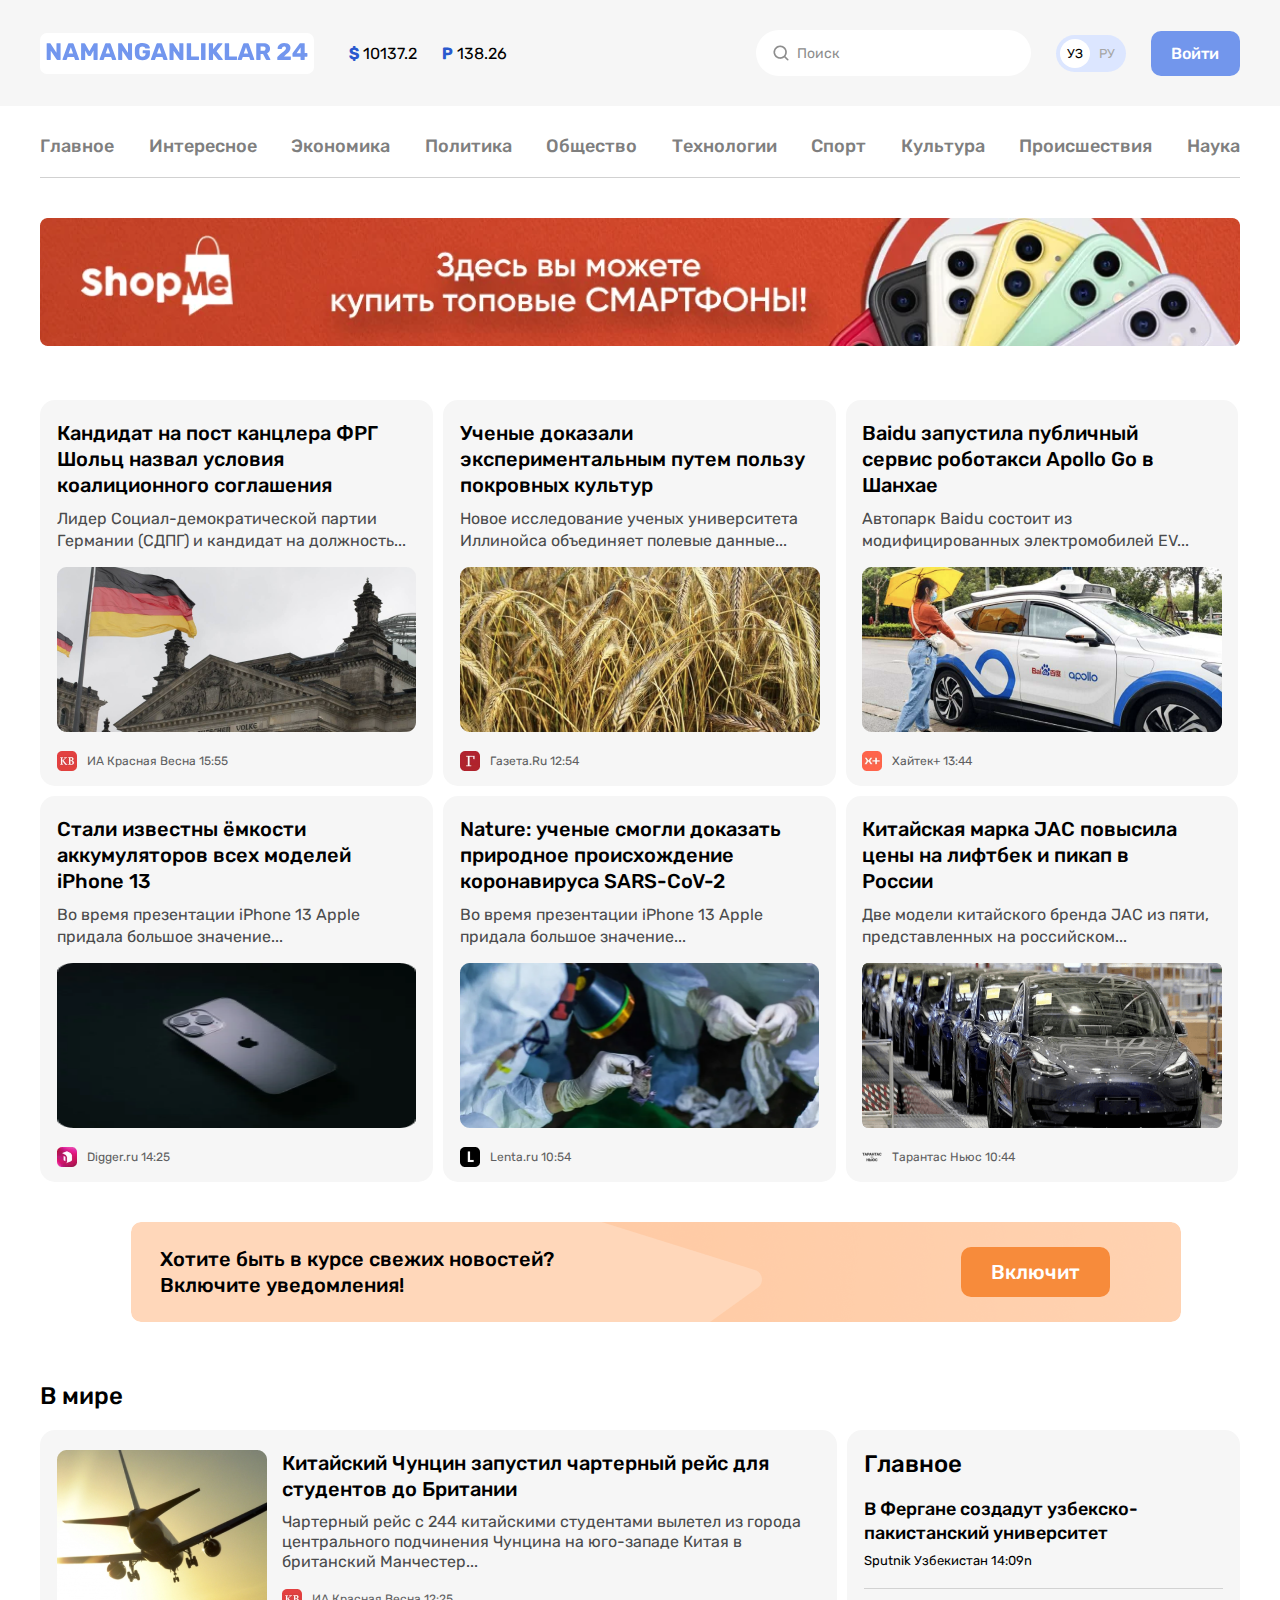
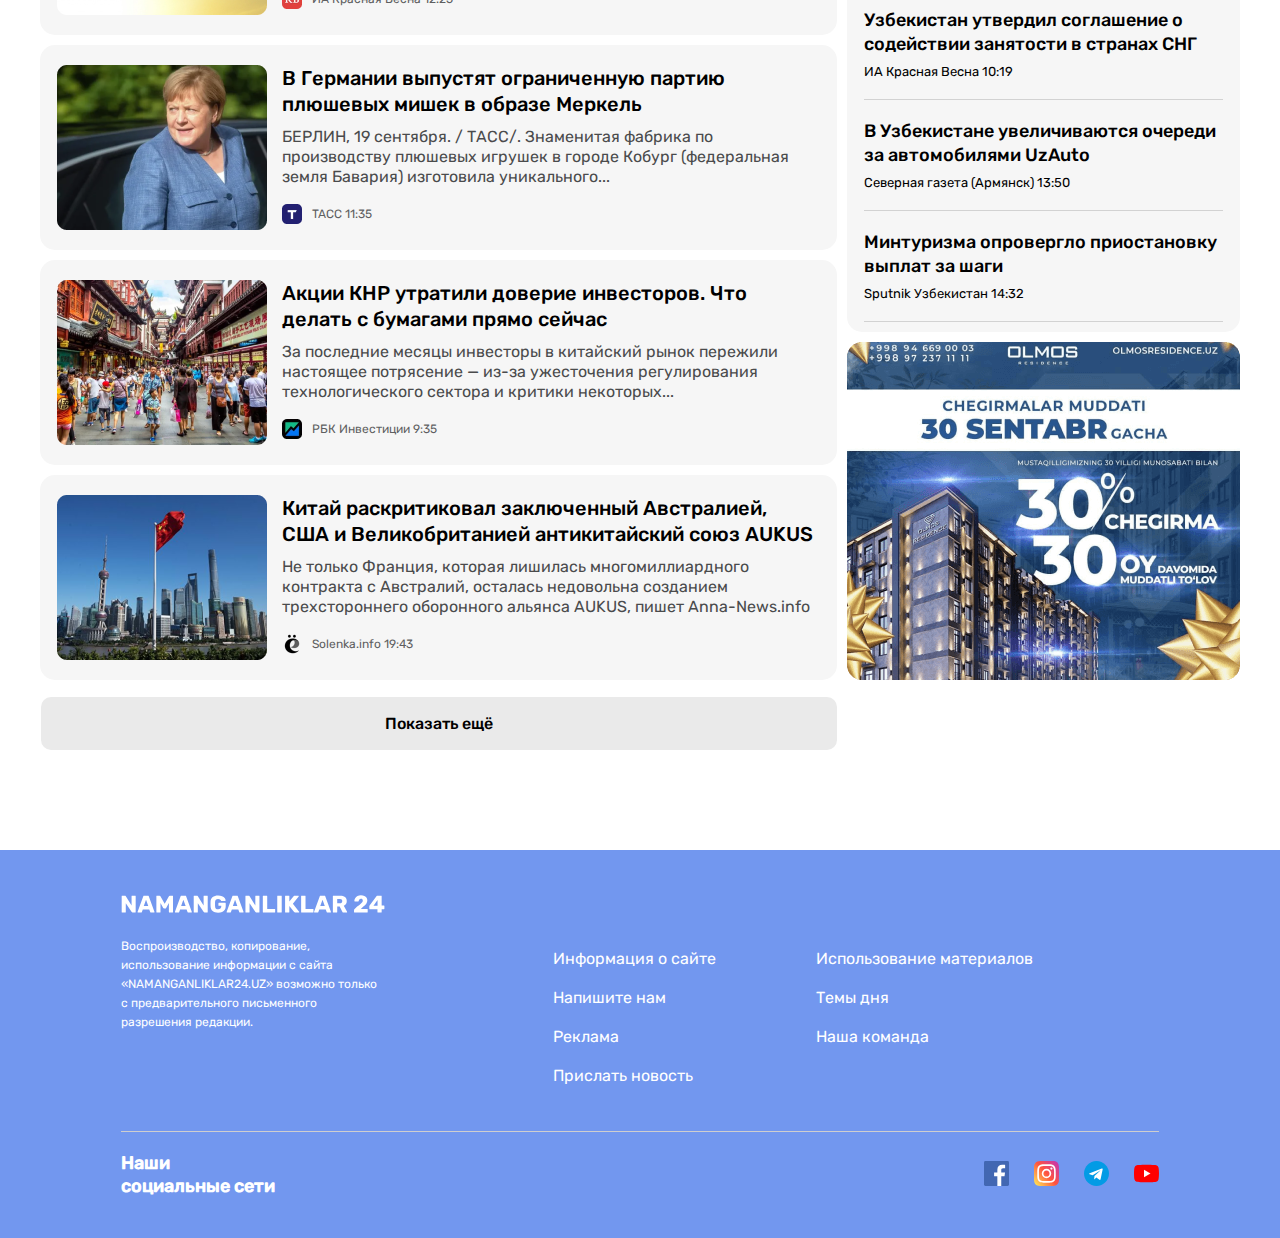
<file: index.html>
<!DOCTYPE html>
<html lang="en">
   <head>
      <meta charset="UTF-8">
      <meta http-equiv="X-UA-Compatible" content="IE=edge">
      <meta name="viewport" content="width=device-width, initial-scale=1.0">
      <link rel="stylesheet" href="./css/main.css">
      <title>NAMANGANLIKLAR</title>
   </head>
   <body>
   <h1 class="visually-hidden">
      Вы будете первыми узнавать обо всех новостях мира на этом сайте.
   </h1>
   <header class="site-header">
      <div class="header-top">
         <div class="container">
            <div class="header-top_wrapper">
               <div class="header-start">
                  <a class="header-start_link" href="index.html">
                     <img src="./images/n24.svg" alt="Логотип сайта NAMANGANLIKLAR 24">
                  </a>
                  <ul class="header-price">
                     <li class="header-top_price">
                        <span class="icon">$</span>
                        10137.2
                     </li>
                     <li class="header-top_price">
                        <span class="icon">Р</span>
                        138.26
                     </li>
                  </ul>
               </div>
               <div class="header-end">
                  <div class="search">
                     <img class="search-img" width="20" height="20" src="./images/search.png" alt=" The magnify">
                     <span class="search-text">
                        Поиск
                     </span>
                  </div>
                  <ul class="language">
                     <li class="language1">УЗ</li>
                     <li class="language2">РУ</li>
                  </ul>
                  <a href="#" class="header-end_link">
                     Войти
                  </a>
               </div>
            </div>
         </div>
      </div>
      <div class="header-bottom">
         <div class="container">
            <nav class="header-bottom_wrapper">
               <ul class="header-list">
                  <li class="header-list_item">
                     <a href="index.html" class="header-item_link">Главное</a>
                  </li>
                  <li class="header-list_item">
                     <a href="interesting.html" class="header-item_link">Интересное</a>
                  </li>
                  <li class="header-list_item">
                     <a href="#" class="header-item_link">Экономика</a>
                  </li>
                  <li class="header-list_item">
                     <a href="#" class="header-item_link">Политика</a>
                  </li>
                  <li class="header-list_item">
                     <a href="#" class="header-item_link">Общество</a>
                  </li>
                  <li class="header-list_item">
                     <a href="technology.html" class="header-item_link">Технологии</a>
                  </li>
                  <li class="header-list_item">
                     <a href="#" class="header-item_link">Спорт</a>
                  </li>
                  <li class="header-list_item">
                     <a href="#" class="header-item_link">Культура</a>
                  </li>
                  <li class="header-list_item">
                     <a href="#" class="header-item_link">Происшествия</a>
                  </li>
                  <li class="header-list_item">
                     <a href="#" class="header-item_link">Наука</a>
                  </li>
               </ul>
            </nav>
         </div>
      </div>
   </header>
   <article class="shopme">
      <div class="container">
         <a target="_blank" href="https://pc.uz/company/123924-shopme-uz" class="shopme-link">
            <img width="1200" height="128" src="./images/shopme.png" alt="Реклама электронного магазина shopme. В рекламе пять айфонов справа">
         </a>
      </div>
   </article>
   <h2 class="visually-hidden">
      На этом сайте вы можете получать политические, экономические, спортивные и другие новости
   </h2>
   <main class="site-main">
      <section class="hero">
         <div class="container">
            <div class="hero-wrapper">
               <ul class="hero-list">
                  <li class="hero-list_item">
                     <h3 class="hero-title">
                        Кандидат на пост канцлера ФРГ Шольц назвал условия коалиционного соглашения
                     </h3>
                     <p class="hero-text">
                        Лидер Социал-демократической партии Германии (СДПГ) и кандидат на должность...
                     </p>
                     <img width="359" height="165" src="./images/germany.png" alt="">
                     <div class="hero-list_end">
                        <img width="20" height="20" src="./images/krasniy.png" alt="">
                        <p class="hero-end_text">ИА 
                           <time datetime="2023-03-01T15:55">
                              Красная Весна 15:55
                           </time>
                        </p>
                     </div>
                  </li>
                  <li class="hero-list_item">
                     <h3 class="hero-title">
                        Ученые доказали экспериментальным путем пользу покровных культур
                     </h3>
                     <p class="hero-text">
                        Новое исследование ученых университета Иллинойса объединяет полевые данные... 
                     </p>
                     <img width="360" height="165" src="./images/rice.png" alt="">
                     <div class="hero-list_end">
                        <img width="20" height="20" src="./images/gazeta.png" alt="">
                        <p class="hero-end_text">
                           Газета.Ru 
                           <time datetime="2023-05-31T12:54">
                              12:54 
                           </time>
                        </p>
                     </div>
                  </li>
                  <li class="hero-list_item last">
                     <div class="hero-title-inner">
                        <h3 class="hero-title">
                        Baidu запустила публичный сервис роботакси Apollo Go в Шанхае
                     </h3>
                     </div>
                     <p class="hero-text">
                        Автопарк Baidu состоит из модифицированных электромобилей EV... 
                     </p>
                     <img width="360" height="165" src="./images/electrocar.png" alt="">
                     <div class="hero-list_end">
                        <img width="20" height="20" src="./images/xaytek.png" alt="">
                        <p class="hero-end_text">
                           Хайтек+
                           <time datetime="2023-05-31T13:44">
                              13:44
                           </time>
                        </p>
                     </div>
                  </li>
                  <li class="hero-list_item">
                     <h3 class="hero-title">
                        Стали известны ёмкости аккумуляторов всех моделей iPhone 13
                     </h3>
                     <p class="hero-text">
                        Во время презентации iPhone 13 Apple придала большое значение...
                     </p>
                     <img width="359" height="165" src="./images/iphone.png" alt="">
                     <div class="hero-list_end">
                        <img width="20" height="20" src="./images/digger.png" alt="">
                        <p class="hero-end_text">
                           Digger.ru
                           <time datetime="2023-05-31T14:25">
                              14:25
                           </time>
                        </p>
                     </div>
                  </li>
                  <li class="hero-list_item">
                     <h3 class="hero-title">
                        Nature: ученые смогли доказать природное происхождение коронавируса SARS-CoV-2
                     </h3>
                     <p class="hero-text">
                        Во время презентации iPhone 13 Apple придала большое значение...
                     </p>
                     <img width="359" height="165" src="./images/operation.png" alt="">
                     <div class="hero-list_end">
                        <img width="20" height="20" src="./images/lentra.png" alt="">
                        <p class="hero-end_text">
                           Lenta.ru
                           <time datetime="2023-05-31T10:54">
                              10:54
                           </time>
                        </p>
                     </div>
                  </li>
                  <li class="hero-list_item last">
                     <div class="hero-title-inner">
                        <h3 class="hero-title">
                           Китайская марка JAC повысила цены на лифтбек и пикап в России
                        </h3>
                     </div>
                     <p class="hero-text">
                        Две модели китайского бренда JAC из пяти, представленных на российском...
                     </p>
                     <img width="360" height="165" src="./images/car.png" alt="">
                     <div class="hero-list_end">
                        <img width="20" height="20" src="./images/trantas.png" alt="">
                        <p class="hero-end_text">
                           Тарантас Ньюс
                           <time datetime="2023-05-31T10:44">
                              10:44
                           </time>
                        </p>
                     </div>
                  </li>
               </ul>
            </div>
         </div>
      </section>
      <article class="site-article">
         <div class="container">
            <div class="article-wrapper">
               <div class="article-wrapper-inner">
                  <h3 class="article-text">
                     Хотите быть в курсе свежих новостей?  Включите уведомления!
                  </h3>
               </div>
               <a class="article-link" href="#">Включит</a>
            </div>
         </div>
      </article>
      <section class="site-news">
         <div class="container">
            <div class="news-wrappar">
               <h2 class="news-title">
                  В мире
               </h2>
               <div class="news-box">
                  <div class="news-left">
                     <ul class="news-left_list">
                        <li class="news-left_item">
                           <img width="210" height="165" src="./images/airplain.png" alt="В небе летит самалет">
                           <div class="left-item_box">
                              <h3 class="left-item_title">
                                 Китайский Чунцин запустил чартерный рейс для студентов до Британии
                              </h3>
                              <p class="left-item_text">
                                 Чартерный рейс с 244 китайскими студентами вылетел из города центрального подчинения Чунцина на юго-западе Китая в британский Манчестер...
                              </p>
                              <div class="left-item_end">
                                 <img width="20" height="20" src="./images/krasniy.png" alt="">
                                 <p class="left-item_end_text">
                                    ИА 
                                    <time datetime="2023-03-01T12:25">
                                      Красная Весна 12:25
                                    </time>
                                 </p>
                              </div>
                           </div>
                        </li>
                        <li class="news-left_item">
                           <img width="210" height="165" src="./images/markel.png" alt="Из машины выходит женщина. Он член одной из немецких партий и носит синий костюм.">
                           <div class="left-item_box">
                              <h3 class="left-item_title">
                                 В Германии выпустят ограниченную партию плюшевых мишек в образе Меркель
                              </h3>
                              <p class="left-item_text">
                                 БЕРЛИН, 19 сентября. / ТАСС/. Знаменитая фабрика по производству плюшевых игрушек в городе Кобург (федеральная земля Бавария) изготовила уникального...
                              </p>
                              <div class="left-item_end">
                                 <img width="20" height="20" src="./images/tacc.png" alt="">
                                 <p class="left-item_end_text">
                                    TACC
                                    <time datetime="2023-05-31T11:35">
                                       11:35
                                    </time>
                                 </p>
                              </div>
                           </div>
                        </li>
                        <li class="news-left_item">
                           <img width="210" height="165" src="./images/china.png" alt="Один из самых оживленных уличных рынков Китая. Люди делают покупки на улице">
                           <div class="left-item_box">
                              <h3 class="left-item_title">
                                 Акции КНР утратили доверие инвесторов. Что делать с бумагами прямо сейчас
                              </h3>
                              <p class="left-item_text">
                                 За последние месяцы инвесторы в китайский рынок пережили настоящее потрясение — из-за ужесточения регулирования технологического сектора и критики некоторых...
                              </p>
                              <div class="left-item_end">
                                 <img width="20" height="20" src="./images/investor.png" alt="">
                                 <p class="left-item_end_text">
                                    РБК Инвестиции 
                                    <time datetime="2023-05-31T9:35">
                                       9:35
                                    </time>
                                 </p>
                              </div>
                           </div>
                        </li>
                        <li class="news-left_item">
                           <img width="210" height="165" src="./images/flag.png" alt="Столб с развевающимся на нем китайским флагом. За ними небоскребы больших городов Китая">
                           <div class="left-item_box">
                              <h3 class="left-item_title">
                                 Китай раскритиковал заключенный Австралией, США и Великобританией антикитайский союз AUKUS
                              </h3>
                              <p class="left-item_text">
                                 Не только Франция, которая лишилась многомиллиардного контракта с Австралий, осталась недовольна созданием трехстороннего оборонного альянса AUKUS, пишет Anna-News.info
                              </p>
                              <div class="left-item_end">
                                 <img width="20" height="20" src="./images/solenka.png" alt="">
                                 <p class="left-item_end_text">
                                    Solenka.info 
                                    <time datetime="2023-05-31T19:43">
                                       19:43
                                    </time>
                                 </p>
                              </div>
                           </div>
                        </li>
                     </ul>
                     <a class="news-left_btn" href="#">
                        Показать ещё 
                     </a>
                  </div>
                  <div class="news-right">
                     <div class="news-right_top">
                        <h2 class="news-right_title">
                           Главное
                         </h2>
                         <ul class="news-right_list">
                           <li class="news-right_item">
                              <h3 class="right-item_title">
                                 В Фергане создадут узбекско-пакистанский университет
                              </h3>
                              <p class="right-item_text">
                                 Sputnik Узбекистан 
                                 <time datetime="14:09">
                                    14:09n
                                 </time>
                              </p>
                           </li>
                           <li class="news-right_item">
                              <h3 class="right-item_title">
                                 Узбекистан утвердил соглашение о содействии занятости в странах СНГ
                              </h3>
                              <p class="right-item_text">
                                 ИА  
                                 <time datetime="2023-03-01T10:19">
                                    Красная Весна 10:19
                                 </time>
                              </p>
                           </li>
                           <li class="news-right_item">
                              <h3 class="right-item_title">
                                 В Узбекистане увеличиваются очереди за автомобилями UzAuto
                              </h3>
                              <p class="right-item_text">
                                 Северная газета (Армянск) 
                                 <time datetime="13:50">
                                    13:50
                                 </time>
                              </p>
                           </li>
                           <li class="news-right_item">
                              <h3 class="right-item_title">
                                 Минтуризма опровергло приостановку выплат за шаги
                              </h3>
                              <p class="right-item_text">
                                 Sputnik Узбекистан 
                                 <time datetime="14:32">
                                    14:32
                                 </time>
                              </p>
                           </li>
                         </ul>
                     </div>
                     <a target="_blank" href="https://domtut.uz/nedvizhimost/zhiloj-kompleks-golden-hills">
                        <img width="393" height="338" src="./images/olmos.png" alt="Вы можете ознакомиться со скидкой 30% ЖК OLMOS. В Чегии можно увидеть высотные жилые комплексы и их телефоны">
                     </a>
                  </div>
               </div>
            </div>
         </div>
      </section>
   </main>
   <footer class="site-footer">
      <div class="footer-container">
         <div class="footer-wrapper">
            <div class="footer-top">
              <div class="footer-top_left">
               <a class="footer-link_img" href="index.html">
                  <img width="264" height="28" src="./images/logo.svg" alt="Логотип сайта NAMANGANLIKLAR 24">
               </a>
               <p class="footer-top_text">
                  Воспроизводство, копирование, использование информации с сайта «NAMANGANLIKLAR24.UZ» возможно только с предварительного письменного разрешения редакции.
               </p>
              </div>
              <ul class="footer-top_right">
                  <li class="footer-list">
                     <ul class="footer-right_inner">
                        <li class="footer-list_item">
                           <a class="footer-list_link" href="#">
                              Информация о сайте
                           </a>
                        </li>
                        <li class="footer-list_item">
                           <a class="footer-list_link" href="contact.html">
                              Напишите нам
                           </a>
                        </li>
                        <li class="footer-list_item">
                           <a class="footer-list_link" href="#">
                              Реклама
                           </a>
                        </li>
                        <li class="footer-list_item">
                           <a class="footer-list_link" href="#">
                              Прислать новость
                           </a>
                        </li>
                     </ul>
                  </li>
                  <li class="footer-list_right">
                     <ul class="footer-right_inner">
                        <li class="footer-list_item">
                           <a href="#" class="footer-list_link">
                             Использование материалов
                           </a>
                        </li>
                        <li class="footer-list_item">
                           <a href="#" class="footer-list_link">
                             Темы дня
                           </a>
                        </li>
                        <li class="footer-list_item">
                           <a href="#" class="footer-list_link">
                             Наша команда
                           </a>
                        </li>
                     </ul>
                  </li>
              </ul>
            </div>
            <div class="footer-bottom">
               <div class="footer-bottom_left">
                  <strong class="footer-bottom_title">
                     Наши социальные сети
                  </strong>
               </div>
               <ul class="footer-bottom_right">
                  <li class="footer-bottom_img">
                     <a target="_blank" href="https://www.facebook.com/namanganliklaruz/posts/2619035738370007/" class="footer-bottom_link">
                        <img width="25" height="25" src="./images/facebook.svg" alt="Facebook страница сайта Namanganliklar24">
                     </a></li>
                  <li class="footer-bottom_img">
                     <a target="_blank" href="https://www.instagram.com/namanganliklar.uz/" class="footer-bottom_link">
                        <img width="25" height="25" src="./images/instagram.svg" alt="Instagram страница сайта namanganliklar24">
                     </a></li>
                  <li class="footer-bottom_img">
                     <a target="_blank" href="https://uz.telegram-store.com/catalog/channels/namangaliklar_24" class="footer-bottom_link">
                        <img width="25" height="25" src="./images/telegram.svg" alt="Telegram страница сайта namanganliklar24">
                     </a></li>
                  <li class="footer-bottom_img">
                     <a target="_blank" href="https://www.youtube.com/channel/UC3qE3XZY4VpzOEAWNxgYrzQ" class="footer-bottom_link">
                        <img width="25" height="25" src="./images/youtube.svg" alt="You Tube страница сайта namanganliklar24">
                     </a></li>
               </ul>
            </div>
         </div>
      </div>
   </footer>
</body>
</html>
</file>
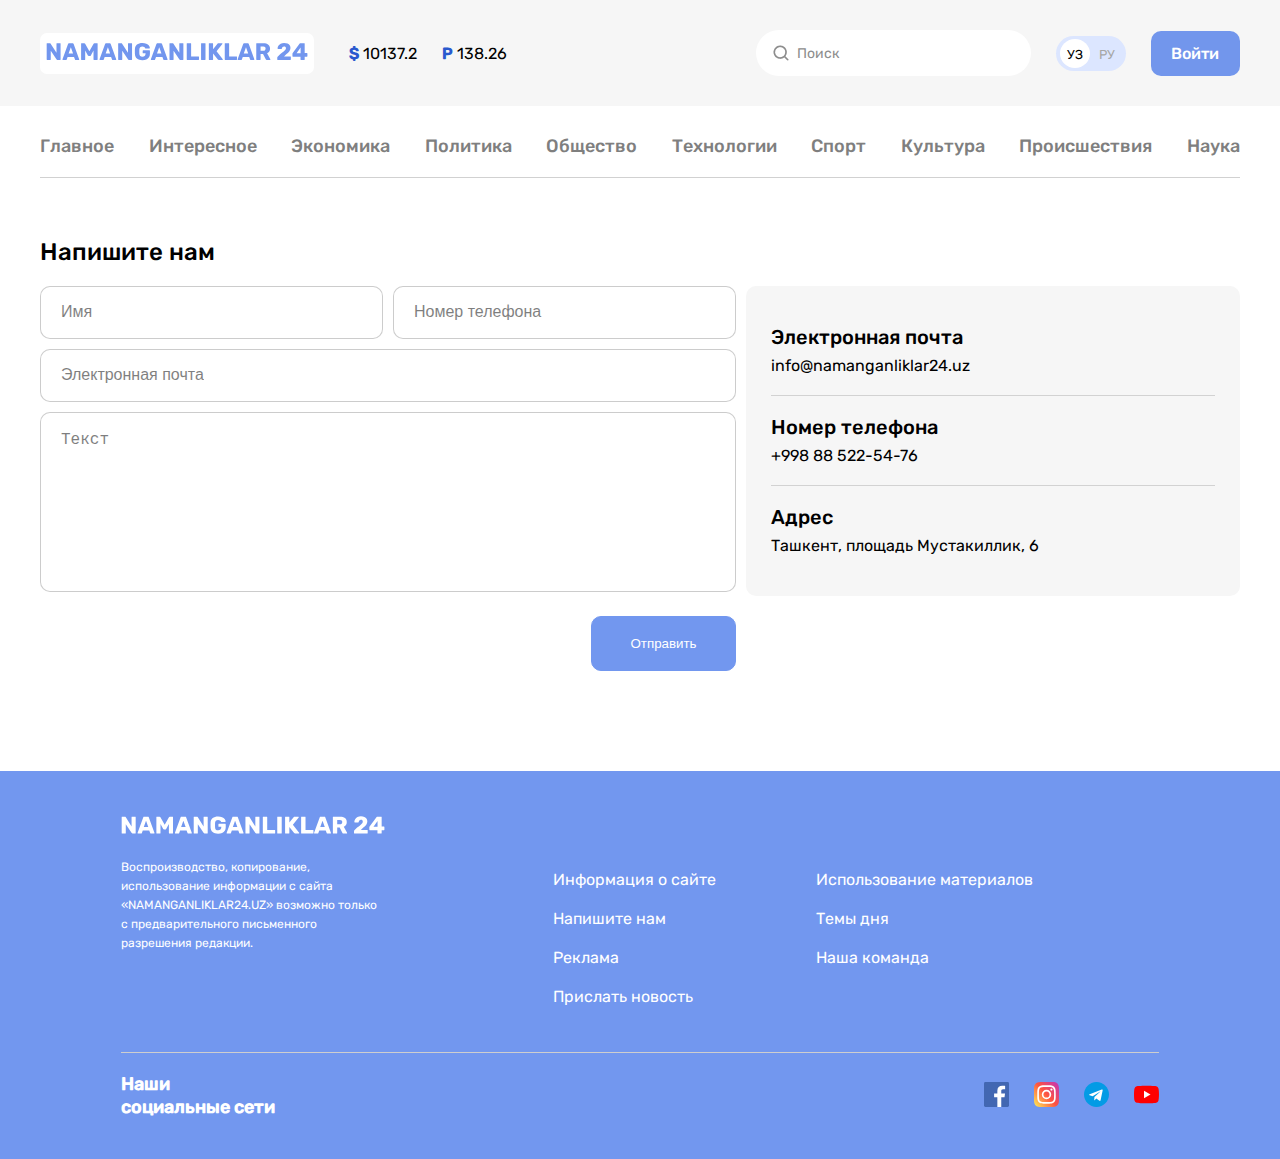
<file: contact.html>
<!DOCTYPE html>
<html lang="en">
<head>
   <meta charset="UTF-8">
   <meta name="viewport" content="width=device-width, initial-scale=1.0">
   <link rel="stylesheet" href="./css/contact.css">
   <title>Contact</title>
</head>
<body>
   <body>
      <h1 class="visually-hidden">
         Вы будете первыми узнавать обо всех новостях мира на этом сайте.
      </h1>
      <header class="site-header">
         <div class="header-top">
            <div class="container">
               <div class="header-top_wrapper">
                  <div class="header-start">
                     <a class="header-start_link" href="index.html">
                        <img src="./images/namangan.svg" alt="Логотип сайта NAMANGANLIKLAR 24">
                     </a>
                     <ul class="header-price">
                        <li class="header-top_price">
                           <span class="icon">$</span>
                           10137.2
                        </li>
                        <li class="header-top_price">
                           <span class="icon">Р</span>
                           138.26
                        </li>
                     </ul>
                  </div>
                  <div class="header-end">
                     <div class="search">
                        <img class="search-img" width="20" height="20" src="./images/search.png" alt=" The magnify">
                        <span class="search-text">
                           Поиск
                        </span>
                     </div>
                     <ul class="language">
                        <li class="language1">УЗ</li>
                        <li class="language2">РУ</li>
                     </ul>
                     <a href="#" class="header-end_link">
                        Войти
                     </a>
                  </div>
               </div>
            </div>
         </div>
         <div class="header-bottom">
            <div class="container">
               <nav class="header-bottom_wrapper">
                  <ul class="header-list">
                     <li class="header-list_item">
                        <a href="index.html" class="header-item_link">Главное</a>
                     </li>
                     <li class="header-list_item">
                        <a href="interesting.html" class="header-item_link">Интересное</a>
                     </li>
                     <li class="header-list_item">
                        <a href="#" class="header-item_link">Экономика</a>
                     </li>
                     <li class="header-list_item">
                        <a href="#" class="header-item_link">Политика</a>
                     </li>
                     <li class="header-list_item">
                        <a href="#" class="header-item_link">Общество</a>
                     </li>
                     <li class="header-list_item">
                        <a href="technology.html" class="header-item_link">Технологии</a>
                     </li>
                     <li class="header-list_item">
                        <a href="#" class="header-item_link">Спорт</a>
                     </li>
                     <li class="header-list_item">
                        <a href="#" class="header-item_link">Культура</a>
                     </li>
                     <li class="header-list_item">
                        <a href="#" class="header-item_link">Происшествия</a>
                     </li>
                     <li class="header-list_item">
                        <a href="#" class="header-item_link">Наука</a>
                     </li>
                  </ul>
               </nav>
            </div>
         </div>
      </header>
      <h2 class="visually-hidden">
         На этом сайте вы можете получать политические, экономические, спортивные и другие новости.
      </h2>
      <main class="site-main">
      <div class="container">
         <div class="hero-wrapper">
            <h2 class="hero-title">Напишите нам</h2>
            <div class="hero">
               <form class="site-form" id="send" action="https://echo.htmlacademy.ru" method="POST">
                  <input class="user-top many" type="text" autocomplete="off" aria-label="Введите ваше имя" placeholder="Имя" required>
                  <input class="user-top" type="tel" autocomplete="off" aria-label="Введите ваше телефон номерa" placeholder="Номер телефона" required>
                  <input class="user-mail" type="email" autocomplete="off" aria-label="Введите ваше электронная почта" placeholder="Электронная почта" required>
                  <textarea class="user-desc" name="user_definition" placeholder="Текст" aria-label="Введите ваши жалобы и требования" autocomplete="off"></textarea>
               </form>
               <ul class="hero-list">
                  <li class="hero-item">
                     <strong class="hero-list-title">Электронная почта</strong>
                     <a class="hero-item-link" href="mailto:https://namangan24.uz
                     ">info@namanganliklar24.uz</a>
                  </li>
                  <li class="hero-item">
                     <strong class="hero-list-title">Номер телефона</strong>
                     <a class="hero-item-link" href="tel+998885225476">+998 88 522-54-76</a>
                  </li>
                  <li class="hero-item last">
                     <strong class="hero-list-title">Адрес</strong>
                     <a class="hero-item-link" href="https://yandex.uz/maps/-/CCU9mHubpA">Ташкент, площадь Мустакиллик, 6 </a>
                  </li>
               </ul>
            </div>
            <button class="hero-btn" type="submit" form="send">Отправить</button>
         </div>
      </div>
      </main>
      <footer class="site-footer">
         <div class="footer-container">
            <div class="footer-wrapper">
               <div class="footer-top">
                 <div class="footer-top_left">
                  <a class="footer-link_img" href="index.html">
                     <img width="264" height="28" src="./images/logo.svg" alt="Логотип сайта NAMANGANLIKLAR 24">
                  </a>
                  <p class="footer-top_text">
                     Воспроизводство, копирование, использование информации с сайта «NAMANGANLIKLAR24.UZ» возможно только с предварительного письменного разрешения редакции.
                  </p>
                 </div>
                 <ul class="footer-top_right">
                     <li class="footer-list">
                        <ul class="footer-right_inner">
                           <li class="footer-list_item">
                              <a class="footer-list_link" href="#">
                                 Информация о сайте
                              </a>
                           </li>
                           <li class="footer-list_item">
                              <a class="footer-list_link" href="contact.html">
                                 Напишите нам
                              </a>
                           </li>
                           <li class="footer-list_item">
                              <a class="footer-list_link" href="#">
                                 Реклама
                              </a>
                           </li>
                           <li class="footer-list_item">
                              <a class="footer-list_link" href="#">
                                 Прислать новость
                              </a>
                           </li>
                        </ul>
                     </li>
                     <li class="footer-list_right">
                        <ul class="footer-right_inner">
                           <li class="footer-list_item">
                              <a href="#" class="footer-list_link">
                                Использование материалов
                              </a>
                           </li>
                           <li class="footer-list_item">
                              <a href="#" class="footer-list_link">
                                Темы дня
                              </a>
                           </li>
                           <li class="footer-list_item">
                              <a href="#" class="footer-list_link">
                                Наша команда
                              </a>
                           </li>
                        </ul>
                     </li>
                 </ul>
               </div>
               <div class="footer-bottom">
                  <div class="footer-bottom_left">
                     <strong class="footer-bottom_title">
                        Наши социальные сети
                     </strong>
                  </div>
                  <ul class="footer-bottom_right">
                     <li class="footer-bottom_img">
                        <a target="_blank" href="https://www.facebook.com/namanganliklaruz/posts/2619035738370007/" class="footer-bottom_link">
                           <img width="25" height="25" src="./images/facebook.svg" alt="Facebook страница сайта Namanganliklar24">
                        </a></li>
                     <li class="footer-bottom_img">
                        <a target="_blank" href="https://www.instagram.com/namanganliklar.uz/" class="footer-bottom_link">
                           <img width="25" height="25" src="./images/instagram.svg" alt="Instagram страница сайта namanganliklar24">
                        </a></li>
                     <li class="footer-bottom_img">
                        <a target="_blank" href="https://uz.telegram-store.com/catalog/channels/namangaliklar_24" class="footer-bottom_link">
                           <img width="25" height="25" src="./images/telegram.svg" alt="Telegram страница сайта namanganliklar24">
                        </a></li>
                     <li class="footer-bottom_img">
                        <a target="_blank" href="https://www.youtube.com/channel/UC3qE3XZY4VpzOEAWNxgYrzQ" class="footer-bottom_link">
                           <img width="25" height="25" src="./images/youtube.svg" alt="You Tube страница сайта namanganliklar24">
                        </a></li>
                  </ul>
               </div>
            </div>
         </div>
      </footer>
</body>
</html>
</file>
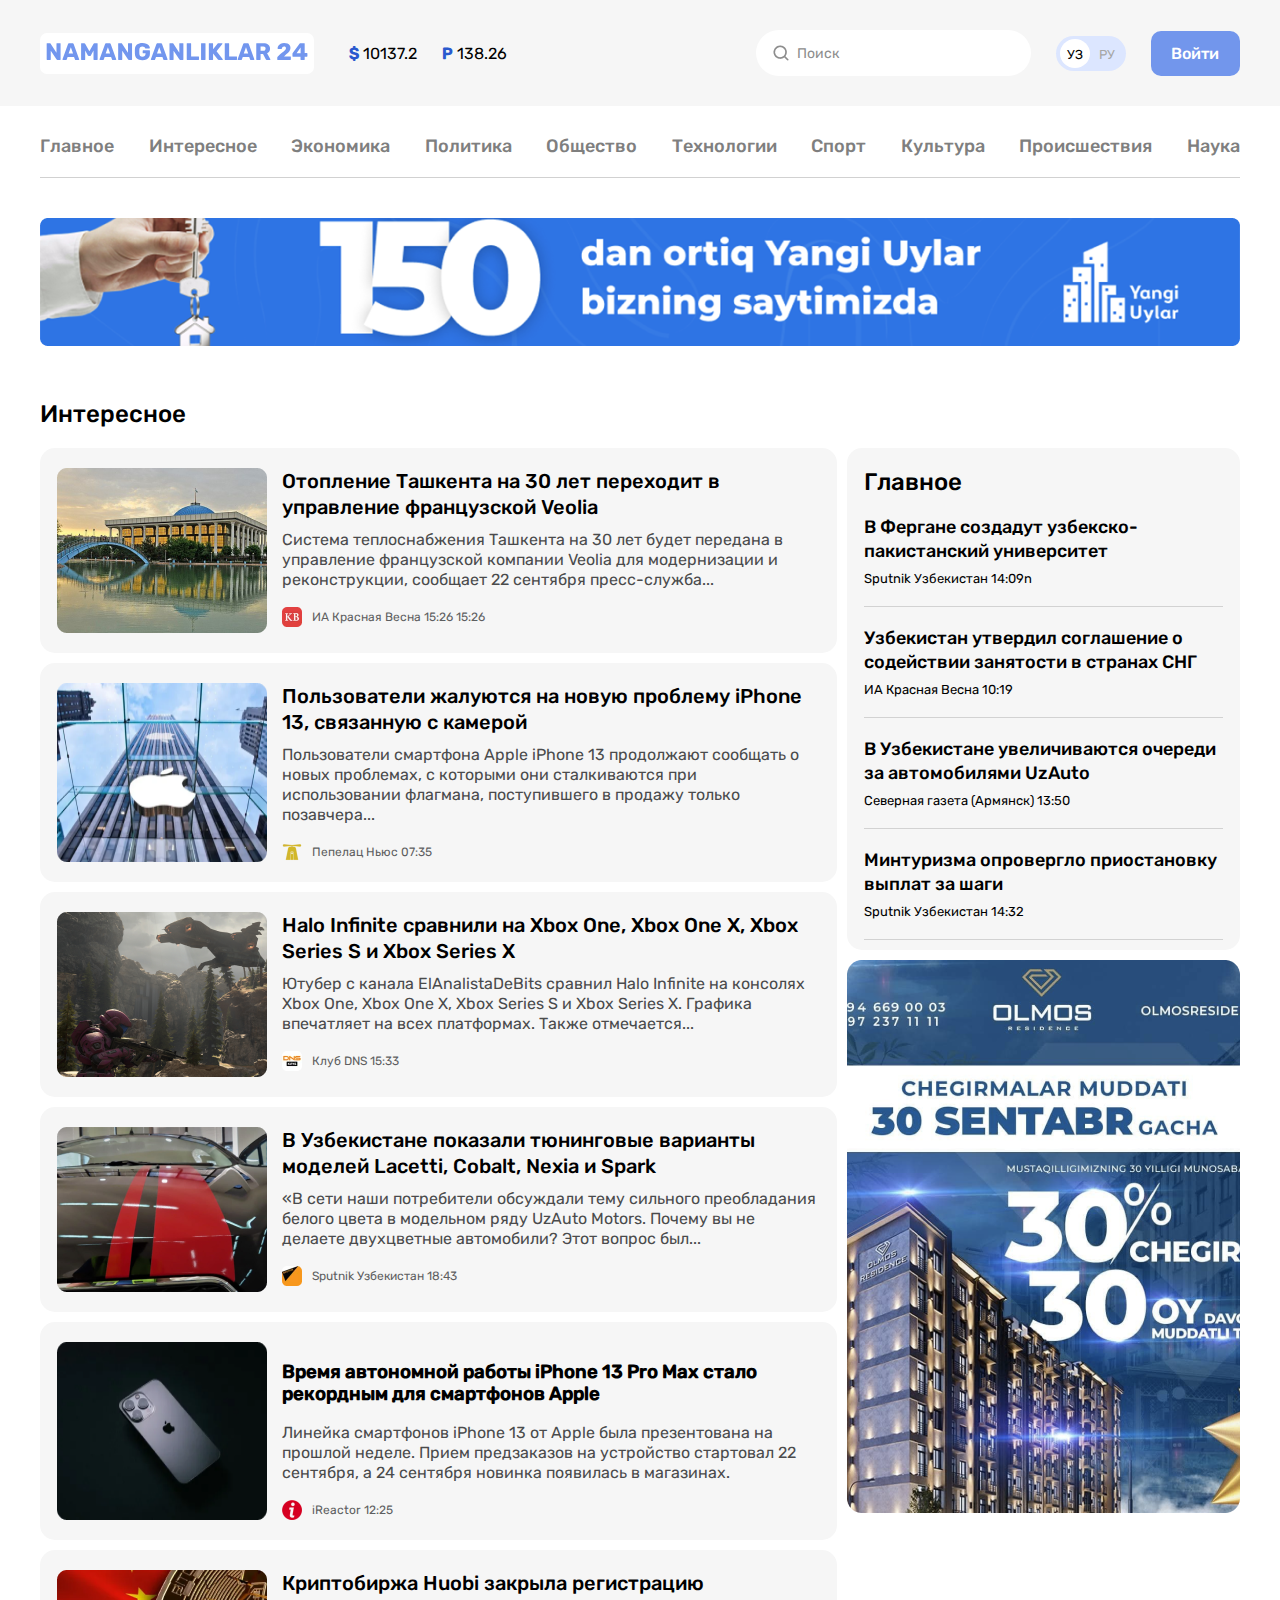
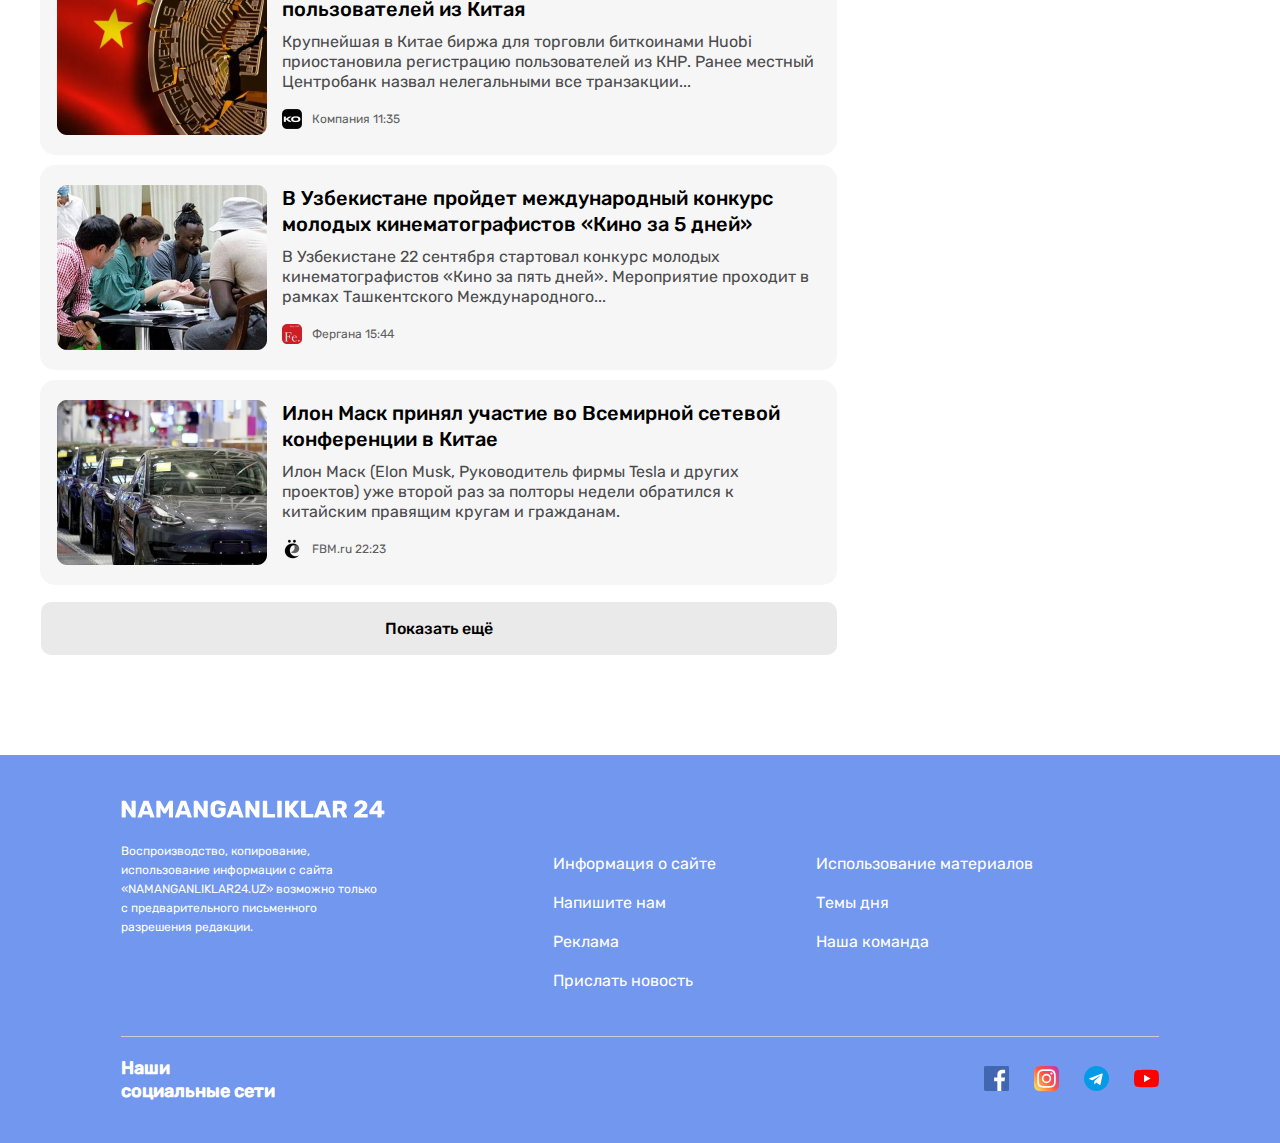
<file: interesting.html>
<!DOCTYPE html>
<html lang="en">
<head>
   <meta charset="UTF-8">
   <meta http-equiv="X-UA-Compatible" content="IE=edge">
   <meta name="viewport" content="width=device-width, initial-scale=1.0">
   <link rel="stylesheet" href="./css/interesting.css">
   <title>NAMANGANLIKLAR24</title>
</head>
<body>
   <h1 class="visually-hidden">
      Вы будете первыми узнавать обо всех новостях мира на этом сайте.
   </h1>
   <header class="site-header">
      <div class="header-top">
         <div class="container">
            <div class="header-top_wrapper">
               <div class="header-start">
                  <a class="header-start_link" href="index.html">
                     <img src="./images/n24.svg" alt="Логотип сайта NAMANGANLIKLAR 24">
                  </a>
                  <ul class="header-price">
                     <li class="header-top_price">
                        <span class="icon">$</span>
                        10137.2
                     </li>
                     <li class="header-top_price">
                        <span class="icon">Р</span>
                        138.26
                     </li>
                  </ul>
               </div>
               <div class="header-end">
                  <div class="search">
                     <img class="search-img" width="20" height="20" src="./images/search.png" alt=" The magnify">
                     <span class="search-text">
                        Поиск
                     </span>
                  </div>
                  <ul class="language">
                     <li class="language1">УЗ</li>
                     <li class="language2">РУ</li>
                  </ul>
                  <a href="#" class="header-end_link">
                     Войти
                  </a>
               </div>
            </div>
         </div>
      </div>
      <div class="header-bottom">
         <div class="container">
            <nav class="header-bottom_wrapper">
               <ul class="header-list">
                  <li class="header-list_item">
                     <a href="index.html" class="header-item_link">Главное</a>
                  </li>
                  <li class="header-list_item">
                     <a href="interesting.html" class="header-item_link">Интересное</a>
                  </li>
                  <li class="header-list_item">
                     <a href="#" class="header-item_link">Экономика</a>
                  </li>
                  <li class="header-list_item">
                     <a href="#" class="header-item_link">Политика</a>
                  </li>
                  <li class="header-list_item">
                     <a href="#" class="header-item_link">Общество</a>
                  </li>
                  <li class="header-list_item">
                     <a href="technology.html" class="header-item_link">Технологии</a>
                  </li>
                  <li class="header-list_item">
                     <a href="#" class="header-item_link">Спорт</a>
                  </li>
                  <li class="header-list_item">
                     <a href="#" class="header-item_link">Культура</a>
                  </li>
                  <li class="header-list_item">
                     <a href="#" class="header-item_link">Происшествия</a>
                  </li>
                  <li class="header-list_item">
                     <a href="#" class="header-item_link">Наука</a>
                  </li>
               </ul>
            </nav>
         </div>
      </div>
   </header>
   <article class="shopme">
      <div class="container">
         <a target="_blank" href="https://yangiuylar.uz/" class="shopme-link">
            <img width="1200" height="128" src="./images/uy.png" alt="Реклама электронного магазина shopme. В рекламе пять айфонов справа">
         </a>
      </div>
   </article>
   <h2 class="visually-hidden">
      На этом сайте вы можете получать политические, экономические, спортивные и другие новости
   </h2>
   <main class="site-main">
      <section class="hero">
         <div class="container">
            <div class="hero-wrapper">
               <h2 class="hero-title">
                  Интересное
               </h2>
               <div class="hero-wrapper-inner">
                  <div class="hero-wrapper-inner-left">
                     <ul class="hero-list">
                        <li class="hero-list-item">
                           <img src="./images/tashkent.png" alt="Описан национальный парк города Ташкента. Синий мост через озеро в национальном парке с мертвым сборочным зданием за ним.">
                           <div class="hero-list-item-inner">
                              <h3 class="item-inner-title">
                                 Отопление Ташкента на 30 лет переходит в управление французской Veolia
                              </h3>
                              <p class="item-inner-text">
                                 Система теплоснабжения Ташкента на 30 лет будет передана в управление французской компании Veolia для модернизации и реконструкции, сообщает 22 сентября пресс-служба...
                              </p>
                              <div class="item-inner-bottom">
                                 <img width="20" height="20" src="./images/krasniy.png" alt="">
                                 <p class="inner-bottom-text">
                                    ИА Красная Весна 15:26
                                    <time datetime="2023-03-06T15:26">
                                       15:26
                                    </time>
                                 </p>
                              </div>
                           </div>
                        </li>
                        <li class="hero-list-item">
                           <img src="./images/apple.png" alt="Центральный небоскреб Apple под ясным небом. На фасаде здания большой логотип Apple, а рядом со зданием есть более высокие здания.">
                           <div class="hero-list-item-inner">
                              <h3 class="item-inner-title">
                                 Пользователи жалуются на новую проблему iPhone 13, связанную с камерой
                              </h3>
                              <p class="item-inner-text">
                                 Пользователи смартфона Apple iPhone 13 продолжают сообщать о новых проблемах, с которыми они сталкиваются при использовании флагмана, поступившего в продажу только позавчера...
                              </p>
                              <div class="item-inner-bottom">
                                 <img width="20" height="20" src="./images/peplar.png" alt="">
                                 <p class="inner-bottom-text">
                                    Пепелац Ньюс 
                                    <time datetime="2023-03-06T07:35">07:35</time>
                                 </p>
                              </div>
                           </div>
                        </li>
                        <li class="hero-list-item">
                           <img src="./images/halo.png" alt="Изображение, изображающее игру Halo Infinite. На снимке современный самолет, летящий над лесом между высокими горами, солдат, идущий в каске, и солдат, держащий оружие SCAR-L.">
                           <div class="hero-list-item-inner">
                              <h3 class="item-inner-title">
                                 Halo Infinite сравнили на Xbox One, Xbox One X, Xbox Series S и Xbox Series X
                              </h3>
                              <p class="item-inner-text">
                                 Ютубер с канала ElAnalistaDeBits сравнил Halo Infinite на консолях Xbox One, Xbox One X, Xbox Series S и Xbox Series X. Графика впечатляет на всех платформах. Также отмечается...
                              </p>
                              <div class="item-inner-bottom">
                                 <img width="20" height="20" src="./images/klub.png" alt="">
                                 <p class="inner-bottom-text">
                                    Клуб DNS 
                                    <time datetime="2023-03-06T15:33">
                                       15:33
                                    </time>
                                 </p>
                              </div>
                           </div>
                        </li>
                        <li class="hero-list-item">
                           <img src="./images/carred.png" alt="Автомобиль производится на заводе GM. На капоте автомобиля нарисованы 2 красные линии.">
                           <div class="hero-list-item-inner">
                              <h3 class="item-inner-title">
                                 В Узбекистане показали тюнинговые варианты моделей Lacetti, Cobalt, Nexia и Spark
                              </h3>
                              <p class="item-inner-text">
                                 «В сети наши потребители обсуждали тему сильного преобладания белого цвета в модельном ряду UzAuto Motors. Почему вы не делаете двухцветные автомобили? Этот вопрос был...
                              </p>
                              <div class="item-inner-bottom">
                                 <img width="20" height="20" src="./images/sputnik.png" alt="">
                                 <p class="inner-bottom-text">
                                    Sputnik Узбекистан 
                                    <time datetime="2023-03-06T18:43">
                                       18:43
                                    </time>
                                 </p>
                              </div>
                           </div>
                        </li>
                        <li class="hero-list-item">
                           <img src="./images/iphone.png" alt="Черный фон и голубая модель iPhone 13 в центре.">
                           <div class="hero-list-item-inner">
                              <h3>
                                 Время автономной работы iPhone 13 Pro Max стало рекордным для смартфонов Apple
                              </h3 class="item-inner-title">
                              <p class="item-inner-text">
                                 Линейка смартфонов iPhone 13 от Apple была презентована на прошлой неделе. Прием предзаказов на устройство стартовал 22 сентября, а 24 сентября новинка появилась в магазинах.
                              </p>
                              <div class="item-inner-bottom">
                                 <img width="20" height="20" src="./images/ireaction.png" alt="">
                                 <p class="inner-bottom-text">
                                    iReactor 
                                    <time datetime="2023-03-06T12:25">
                                       12:25
                                    </time>
                                 </p>
                              </div>
                           </div>
                        </li>
                        <li class="hero-list-item">
                           <img src="./images/crypto.png" alt="Криптовалютная монета, которая разлагается. За ним китайский флаг.">
                           <div class="hero-list-item-inner">
                              <h3 class="item-inner-title">
                                 Криптобиржа Huobi закрыла регистрацию пользователей из Китая
                              </h3>
                              <p class="item-inner-text">
                                 Крупнейшая в Китае биржа для торговли биткоинами Huobi приостановила регистрацию пользователей из КНР. Ранее местный Центробанк назвал нелегальными все транзакции...
                              </p>
                              <div class="item-inner-bottom">
                                 <img width="20" height="20" src="./images/kompaniya.png" alt="">
                                 <p class="inner-bottom-text">
                                    Компания 
                                    <time datetime="2023-03-06T11:35">
                                       11:35
                                    </time>
                                 </p>
                              </div>
                           </div>
                        </li>
                        <li class="hero-list-item">
                           <img src="./images/students.png" alt="За столом работают трое мужчин и одна женщина. Женщина одета в зеленую рубашку, один из мужчин в красной рубашке, другой в синей футболке, а третий в белой футболке.">
                           <div class="hero-list-item-inner">
                              <h3 class="item-inner-title">
                                 В Узбекистане пройдет международный конкурс молодых кинематографистов «Кино за 5 дней»
                              </h3>
                              <p class="item-inner-text">
                                 В Узбекистане 22 сентября стартовал конкурс молодых кинематографистов «Кино за пять дней». Мероприятие проходит в рамках Ташкентского Международного...
                              </p>
                              <div class="item-inner-bottom">
                                 <img width="20" height="20" src="./images/fergana.png" alt="">
                                 <p class="inner-bottom-text">
                                    Фергана 
                                    <time datetime="2023-03-06T15:44">
                                       15:44
                                    </time>
                                 </p>
                              </div>
                           </div>
                        </li>
                        <li class="hero-list-item">
                           <img src="./images/tesla.png" alt="Завод по производству электромобилей завода Tesla. Внутри завода серые электромобили подряд вывозят на испытательную площадку">
                           <div class="hero-list-item-inner">
                              <h3 class="item-inner-title">
                                 Илон Маск принял участие во Всемирной сетевой конференции в Китае
                              </h3>
                              <p class="item-inner-text">
                                 Илон Маск (Elon Musk, Руководитель фирмы Tesla и других проектов) уже второй раз за полторы недели обратился к китайским правящим кругам и гражданам.
                              </p>
                              <div class="item-inner-bottom">
                                 <img width="20" height="20" src="./images/solenka.png" alt="">
                                 <p class="inner-bottom-text">
                                    FBM.ru 
                                    <time datetime="2023-03-06T22:23">
                                      22:23
                                    </time>
                                 </p>
                              </div>
                           </div>
                        </li>
                     </ul>
                     <a class="hero-left-link" href="#">
                        Показать ещё 
                     </a>
                  </div>
                  <div class="hero-wrapper-inner-right">
                     <div class="news-right_top">
                        <h2 class="news-right_title">
                           Главное
                         </h2>
                         <ul class="news-right_list">
                           <li class="news-right_item">
                              <h3 class="right-item_title">
                                 В Фергане создадут узбекско-пакистанский университет
                              </h3>
                              <p class="right-item_text">
                                 Sputnik Узбекистан 
                                 <time datetime="14:09">
                                    14:09n
                                 </time>
                              </p>
                           </li>
                           <li class="news-right_item">
                              <h3 class="right-item_title">
                                 Узбекистан утвердил соглашение о содействии занятости в странах СНГ
                              </h3>
                              <p class="right-item_text">
                                 ИА  
                                 <time datetime="2023-03-01T10:19">
                                    Красная Весна 10:19
                                 </time>
                              </p>
                           </li>
                           <li class="news-right_item">
                              <h3 class="right-item_title">
                                 В Узбекистане увеличиваются очереди за автомобилями UzAuto
                              </h3>
                              <p class="right-item_text">
                                 Северная газета (Армянск) 
                                 <time datetime="13:50">
                                    13:50
                                 </time>
                              </p>
                           </li>
                           <li class="news-right_item">
                              <h3 class="right-item_title">
                                 Минтуризма опровергло приостановку выплат за шаги
                              </h3>
                              <p class="right-item_text">
                                 Sputnik Узбекистан 
                                 <time datetime="14:32">
                                    14:32
                                 </time>
                              </p>
                           </li>
                         </ul>
                     </div>
                     <a target="_blank" href="https://domtut.uz/nedvizhimost/zhiloj-kompleks-golden-hills">
                        <img width="393" height="553" src="./images/olmos2.png" alt="Вы можете ознакомиться со скидкой 30% ЖК OLMOS. В Чегии можно увидеть высотные жилые комплексы и их телефоны">
                     </a>
                  </div>
                  </div>
               </div>
            </div>
         </div>
      </section>
   </main>
   <footer class="site-footer">
      <div class="footer-container">
         <div class="footer-wrapper">
            <div class="footer-top">
              <div class="footer-top_left">
               <a class="footer-link_img" href="index.html">
                  <img width="264" height="28" src="./images/logo.svg" alt="Логотип сайта NAMANGANLIKLAR 24">
               </a>
               <p class="footer-top_text">
                  Воспроизводство, копирование, использование информации с сайта «NAMANGANLIKLAR24.UZ» возможно только с предварительного письменного разрешения редакции.
               </p>
              </div>
              <ul class="footer-top_right">
                  <li class="footer-list">
                     <ul class="footer-right_inner">
                        <li class="footer-list_item">
                           <a class="footer-list_link" href="#">
                              Информация о сайте
                           </a>
                        </li>
                        <li class="footer-list_item">
                           <a class="footer-list_link" href="contact.html">
                              Напишите нам
                           </a>
                        </li>
                        <li class="footer-list_item">
                           <a class="footer-list_link" href="#">
                              Реклама
                           </a>
                        </li>
                        <li class="footer-list_item">
                           <a class="footer-list_link" href="#">
                              Прислать новость
                           </a>
                        </li>
                     </ul>
                  </li>
                  <li class="footer-list_right">
                     <ul class="footer-right_inner">
                        <li class="footer-list_item">
                           <a href="#" class="footer-list_link">
                             Использование материалов
                           </a>
                        </li>
                        <li class="footer-list_item">
                           <a href="#" class="footer-list_link">
                             Темы дня
                           </a>
                        </li>
                        <li class="footer-list_item">
                           <a href="#" class="footer-list_link">
                             Наша команда
                           </a>
                        </li>
                     </ul>
                  </li>
              </ul>
            </div>
            <div class="footer-bottom">
               <div class="footer-bottom_left">
                  <strong class="footer-bottom_title">
                     Наши социальные сети
                  </strong>
               </div>
               <ul class="footer-bottom_right">
                  <li class="footer-bottom_img">
                     <a target="_blank" href="https://www.facebook.com/namanganliklaruz/posts/2619035738370007/" class="footer-bottom_link">
                        <img width="25" height="25" src="./images/facebook.svg" alt="Facebook страница сайта Namanganliklar24">
                     </a></li>
                  <li class="footer-bottom_img">
                     <a target="_blank" href="https://www.instagram.com/namanganliklar.uz/" class="footer-bottom_link">
                        <img width="25" height="25" src="./images/instagram.svg" alt="Instagram страница сайта namanganliklar24">
                     </a></li>
                  <li class="footer-bottom_img">
                     <a target="_blank" href="https://uz.telegram-store.com/catalog/channels/namangaliklar_24" class="footer-bottom_link">
                        <img width="25" height="25" src="./images/telegram.svg" alt="Telegram страница сайта namanganliklar24">
                     </a></li>
                  <li class="footer-bottom_img">
                     <a target="_blank" href="https://www.youtube.com/channel/UC3qE3XZY4VpzOEAWNxgYrzQ" class="footer-bottom_link">
                        <img width="25" height="25" src="./images/youtube.svg" alt="You Tube страница сайта namanganliklar24">
                     </a></li>
               </ul>
            </div>
         </div>
      </div>
   </footer>
</body>
</html>
</file>
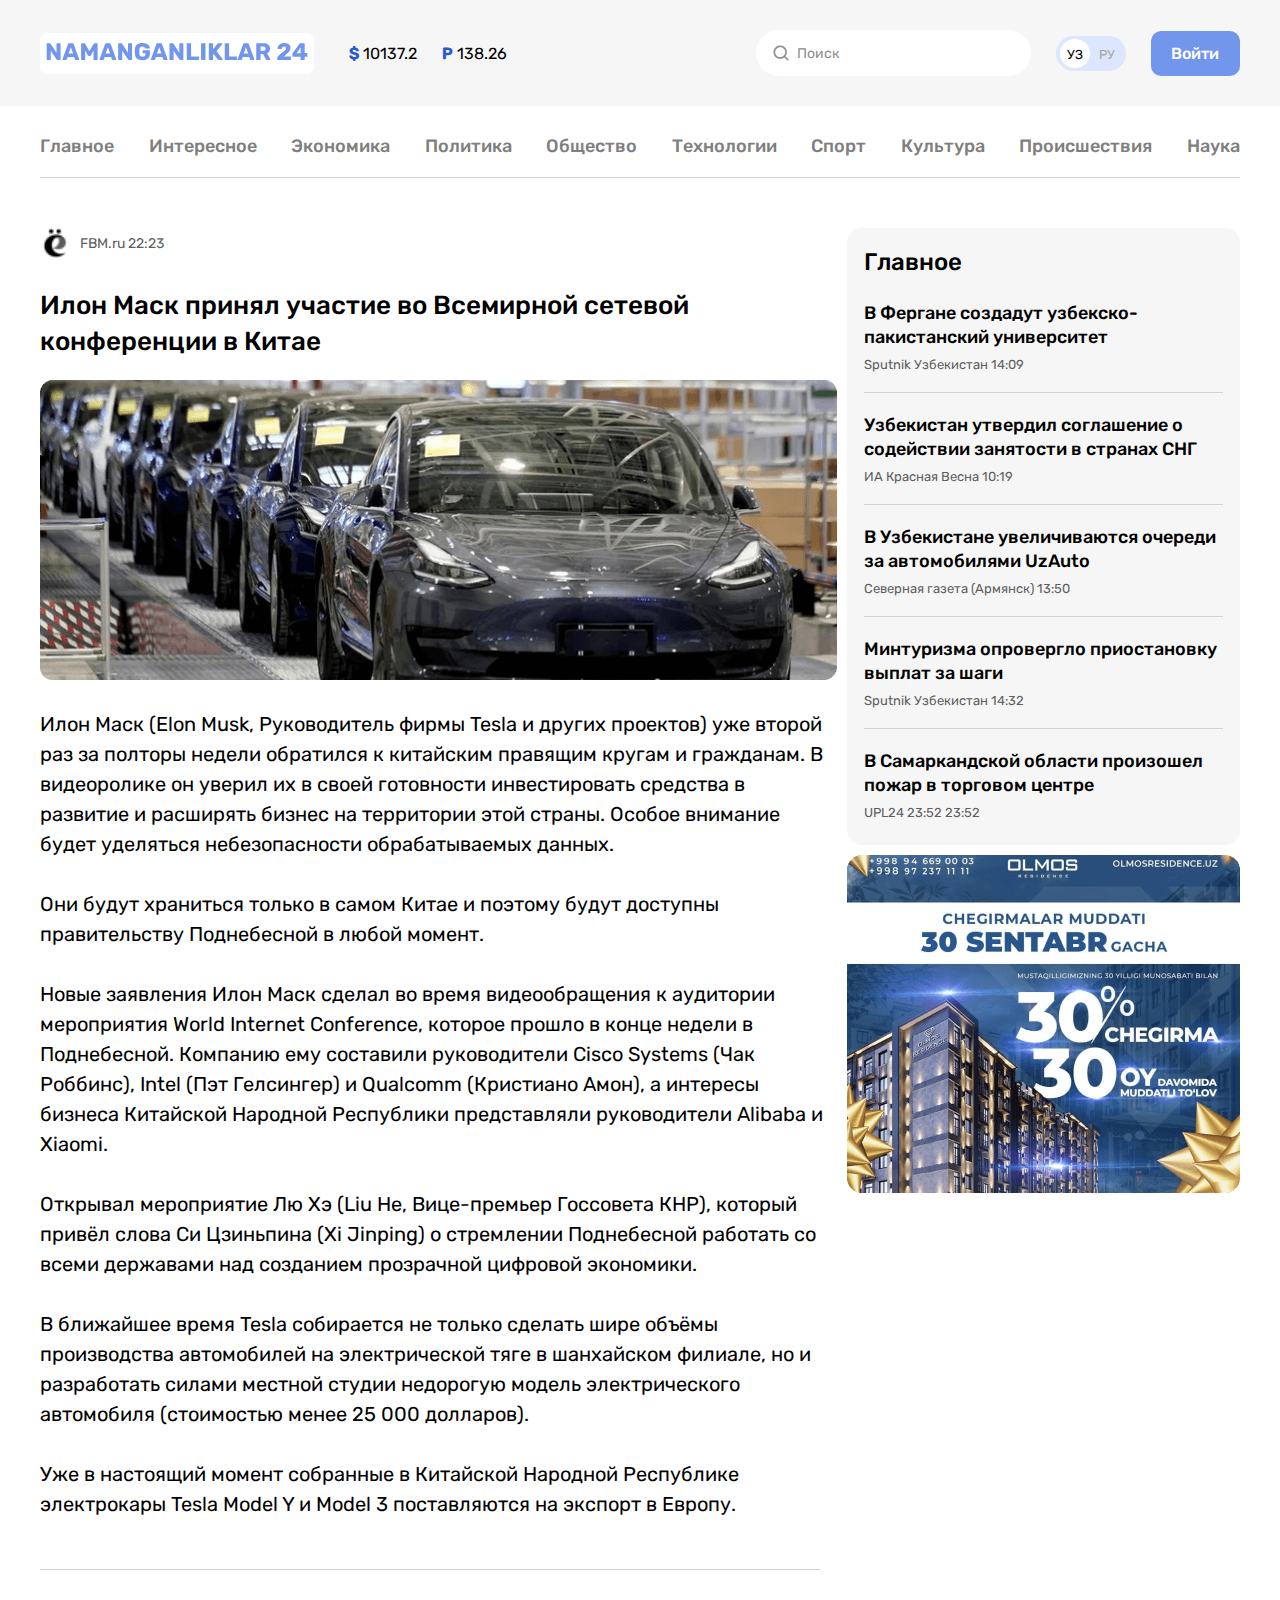
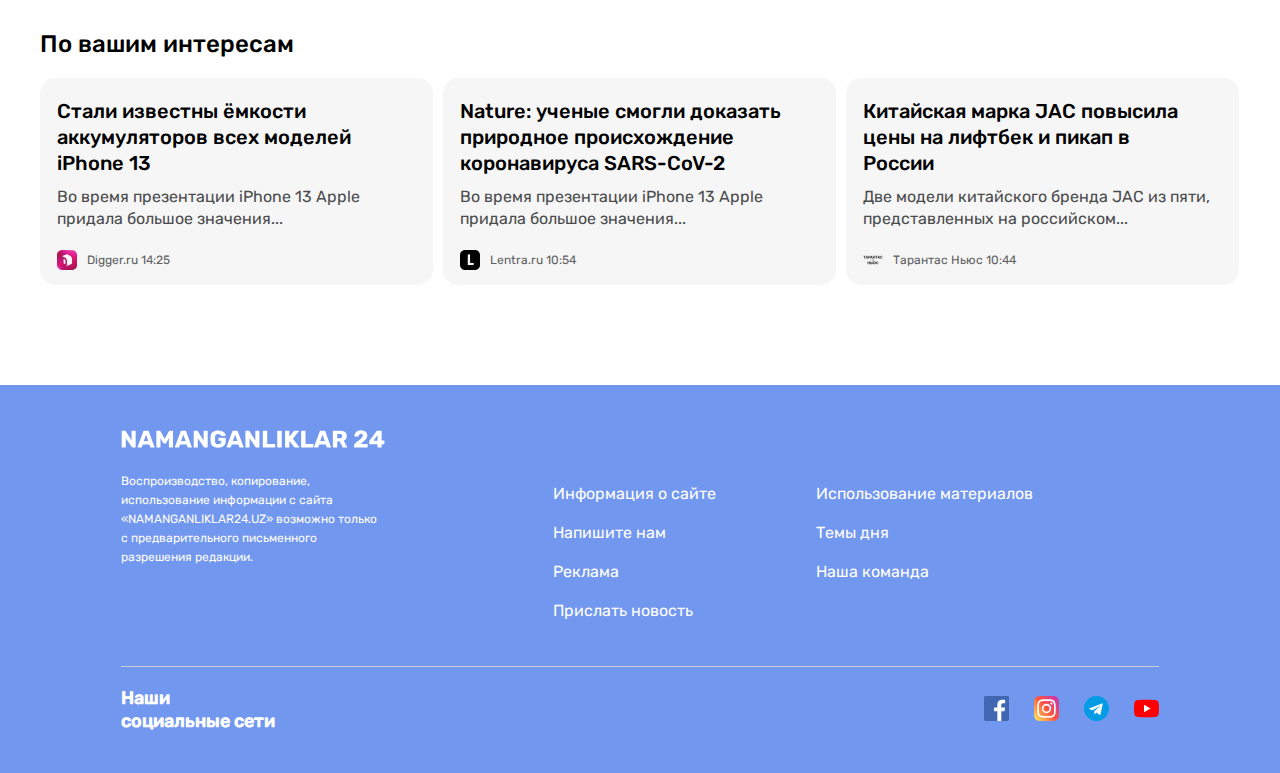
<file: technology.html>
<!DOCTYPE html>
<html lang="en">
<head>
   <meta charset="UTF-8">
   <meta http-equiv="X-UA-Compatible" content="IE=edge">
   <meta name="viewport" content="width=device-width, initial-scale=1.0">
   <link rel="stylesheet" href="./css/technolgy.css">
   <title>Namanganliklar</title>
</head>
<body>
   <h1 class="visually-hidden">
      Вы будете первыми узнавать обо всех новостях мира на этом сайте.
   </h1>
   <header class="site-header">
      <div class="header-top">
         <div class="container">
            <div class="header-top_wrapper">
               <div class="header-start">
                  <a class="header-start_link" href="index.html">
                     <img src="./images/namangan.svg" alt="Логотип сайта NAMANGANLIKLAR 24">
                  </a>
                  <ul class="header-price">
                     <li class="header-top_price">
                        <span class="icon">$</span>
                        10137.2
                     </li>
                     <li class="header-top_price">
                        <span class="icon">Р</span>
                        138.26
                     </li>
                  </ul>
               </div>
               <div class="header-end">
                  <div class="search">
                     <img class="search-img" width="20" height="20" src="./images/search.png" alt=" The magnify">
                     <span class="search-text">
                        Поиск
                     </span>
                  </div>
                  <ul class="language">
                     <li class="language1">УЗ</li>
                     <li class="language2">РУ</li>
                  </ul>
                  <a href="#" class="header-end_link">
                     Войти
                  </a>
               </div>
            </div>
         </div>
      </div>
      <div class="header-bottom">
         <div class="container">
            <nav class="header-bottom_wrapper">
               <ul class="header-list">
                  <li class="header-list_item">
                     <a href="index.html" class="header-item_link">Главное</a>
                  </li>
                  <li class="header-list_item">
                     <a href="interesting.html" class="header-item_link">Интересное</a>
                  </li>
                  <li class="header-list_item">
                     <a href="#" class="header-item_link">Экономика</a>
                  </li>
                  <li class="header-list_item">
                     <a href="#" class="header-item_link">Политика</a>
                  </li>
                  <li class="header-list_item">
                     <a href="#" class="header-item_link">Общество</a>
                  </li>
                  <li class="header-list_item">
                     <a href="technology.html" class="header-item_link">Технологии</a>
                  </li>
                  <li class="header-list_item">
                     <a href="#" class="header-item_link">Спорт</a>
                  </li>
                  <li class="header-list_item">
                     <a href="#" class="header-item_link">Культура</a>
                  </li>
                  <li class="header-list_item">
                     <a href="#" class="header-item_link">Происшествия</a>
                  </li>
                  <li class="header-list_item">
                     <a href="#" class="header-item_link">Наука</a>
                  </li>
               </ul>
            </nav>
         </div>
      </div>
   </header>
   <h2 class="visually-hidden">
      На этом сайте вы можете получать политические, экономические, спортивные и другие новости.
   </h2>
   <main class="site-main">
      <section class="hero">
         <div class="container">
            <div class="hero-wrapper">
               <div class="hero-inner-left">
                  <div class="hero-left-box">
                     <img class="left-top-img" width="30" height="30" src="./images/solenka.png" alt="Логотип сайта FBM">
                     <p class="left-top-text">
                        FBM.ru
                        <time datetime="2023-06-09T22:23">
                           22:23
                        </time>
                     </p>
                  </div>
                  <div class="left-info">
                     <h3 class="left-info-title">
                        Илон Маск принял участие во Всемирной сетевой конференции в Китае
                     </h3>
                     <img class="left-info-img" width="797" height="300" src="./images/car.png" alt="Завод по производству электромобилей завода Tesla. Внутри завода серые электромобили подряд вывозят на испытательную площадку.">
                     <p class="left-info-text">
                        Илон Маск (Elon Musk, Руководитель фирмы Tesla и других проектов) уже второй раз за полторы недели обратился к китайским правящим кругам и гражданам. В видеоролике он уверил их в своей готовности инвестировать средства в развитие и расширять бизнес на территории этой страны. Особое внимание будет уделяться небезопасности обрабатываемых данных. 
                        <br>
                        <br>
                        Они будут храниться только в самом Китае и поэтому будут доступны правительству Поднебесной в любой момент.
                        <br>
                        <br>
                        Новые заявления Илон Маск сделал во время видеообращения к аудитории мероприятия World Internet Conference, которое прошло в конце недели в Поднебесной. Компанию ему составили руководители Cisco Systems (Чак Роббинс), Intel (Пэт Гелсингер) и Qualcomm (Кристиано Амон), а интересы бизнеса Китайской Народной Республики представляли руководители Alibaba и Xiaomi. 
                        <br>
                        <br>
                        Открывал мероприятие Лю Хэ (Liu He, Вице-премьер Госсовета КНР), который привёл слова Си Цзиньпина (Xi Jinping) о стремлении Поднебесной работать со всеми державами над созданием прозрачной цифровой экономики.
                        <br>
                        <br>
                        В ближайшее время Tesla собирается не только сделать шире объёмы производства автомобилей на электрической тяге в шанхайском филиале, но и разработать силами местной студии недорогую модель электрического автомобиля (стоимостью менее 25 000 долларов).
                        <br>
                        <br>
                        Уже в настоящий момент собранные в Китайской Народной Республике электрокары Tesla Model Y и Model 3 поставляются на экспорт в Европу.
                     </p>
                     <span class="line"></span>
                  </div>
               </div>
               <div class="hero-inner-right">
                  <div class="inner-right-wrapper">
                     <h2 class="right-title">
                        Главное
                     </h2>
                     <ul class="right-list">
                        <li class="right-item">
                           <h3 class="right-item-title">
                              В Фергане создадут узбекско-пакистанский университет
                           </h3>
                           <p class="right-item-text">
                              Sputnik Узбекистан 
                              <time datetime="2023-06-09T14:09">
                                 14:09
                              </time>
                           </p>
                        </li>
                        <li class="right-item">
                           <h3 class="right-item-title">
                              Узбекистан утвердил соглашение о содействии занятости в странах СНГ
                           </h3>
                           <p class="right-item-text">
                              ИА Красная Весна 
                              <time datetime="2023-06-09T10:19">
                                 10:19
                              </time>
                           </p>
                        </li>
                        <li class="right-item">
                           <h3 class="right-item-title">
                              В Узбекистане увеличиваются очереди за автомобилями UzAuto
                           </h3>
                           <p class="right-item-text">
                              Северная газета (Армянск) 
                              <time datetime="2023-06-09T13:50">
                                 13:50
                              </time>
                           </p>
                        </li>
                        <li class="right-item">
                           <h3 class="right-item-title">
                              Минтуризма опровергло приостановку выплат за шаги
                           </h3>
                           <p class="right-item-text">
                              Sputnik Узбекистан 
                              <time datetime="2023-06-09T14:32">
                                 14:32
                              </time>
                           </p>
                        </li>
                        <li class="right-item last">
                           <h3 class="right-item-title">
                              В Самаркандской области произошел пожар в торговом центре
                           </h3>
                           <p class="right-item-text">
                              UPL24 23:52
                              <time datetime="2023-06-09T23:52">
                                 23:52
                              </time>
                           </p>
                        </li>
                     </ul>
                  </div>
                  <aside class="right-aside">
                     <a target="_blank" href="https://domtut.uz/nedvizhimost/zhiloj-kompleks-golden-hills">
                        <img width="393" height="338" src="./images/olmos.png" alt="Вы можете ознакомиться со скидкой 30% ЖК OLMOS. В Чегии можно увидеть высотные жилые комплексы и их телефоны">
                     </a>
                  </aside>
               </div>
            </div>
            <div class="hero-bottom">
               <h2 class="hero-bottom-title">
                  По вашим интересам
               </h2>
               <ul class="hero-bottom-list">
                  <li class="bottom-item">
                     <h3 class="bottom-item-title">
                        Стали известны ёмкости аккумуляторов всех моделей iPhone 13
                     </h3>
                     <p class="bottom-item-txt">
                        Во время презентации iPhone 13 Apple придала большое значения...
                     </p>
                     <div class="bottom-item-box">
                        <img class="bottom-item-box-img" width="20" height="20" src="./images/digger.png" alt="Логотип сайта Digger">
                        <p class="bottom-item-box-text">
                           Digger.ru
                           <time datetime="2023-06-09T14:25">
                              14:25
                           </time>
                        </p>
                     </div>
                  </li>
                  <li class="bottom-item">
                     <h3 class="bottom-item-title">
                        Nature: ученые смогли доказать природное происхождение коронавируса SARS-CoV-2
                     </h3>
                     <p class="bottom-item-txt">
                        Во время презентации iPhone 13 Apple придала большое значения...
                     </p>
                     <div class="bottom-item-box">
                        <img class="bottom-item-box-img" width="20" height="20" src="./images/lentra.png" alt="Логотип сайта Lentra">
                        <p class="bottom-item-box-text">
                           Lentra.ru
                           <time datetime="2023-06-09T10:54">
                              10:54
                           </time>
                        </p>
                     </div>
                  </li>
                  <li class="bottom-item many">
                     <div class="bottom-title-box">
                        <h3 class="bottom-item-title">
                           Китайская марка JAC повысила цены на лифтбек и пикап в России
                        </h3>
                     </div>
                     <p class="bottom-item-txt">
                        Две модели китайского бренда JAC из пяти, представленных на российском...
                     </p>
                     <div class="bottom-item-box">
                        <img class="bottom-item-box-img" width="20" height="20" src="./images/trantas.png" alt="Логотип сайта Тарантас Ньюс">
                        <p class="bottom-item-box-text">
                           Тарантас Ньюс 
                           <time datetime="2023-06-09T10:44">
                              10:44
                           </time>
                        </p>
                     </div>
                  </li>
               </ul>
            </div>
         </div>
      </section>
   </main>
   <footer class="site-footer">
      <div class="footer-container">
         <div class="footer-wrapper">
            <div class="footer-top">
              <div class="footer-top_left">
               <a class="footer-link_img" href="index.html">
                  <img width="264" height="28" src="./images/logo.svg" alt="Логотип сайта NAMANGANLIKLAR 24">
               </a>
               <p class="footer-top_text">
                  Воспроизводство, копирование, использование информации с сайта «NAMANGANLIKLAR24.UZ» возможно только с предварительного письменного разрешения редакции.
               </p>
              </div>
              <ul class="footer-top_right">
                  <li class="footer-list">
                     <ul class="footer-right_inner">
                        <li class="footer-list_item">
                           <a class="footer-list_link" href="#">
                              Информация о сайте
                           </a>
                        </li>
                        <li class="footer-list_item">
                           <a class="footer-list_link" href="contact.html">
                              Напишите нам
                           </a>
                        </li>
                        <li class="footer-list_item">
                           <a class="footer-list_link" href="#">
                              Реклама
                           </a>
                        </li>
                        <li class="footer-list_item">
                           <a class="footer-list_link" href="#">
                              Прислать новость
                           </a>
                        </li>
                     </ul>
                  </li>
                  <li class="footer-list_right">
                     <ul class="footer-right_inner">
                        <li class="footer-list_item">
                           <a href="#" class="footer-list_link">
                             Использование материалов
                           </a>
                        </li>
                        <li class="footer-list_item">
                           <a href="#" class="footer-list_link">
                             Темы дня
                           </a>
                        </li>
                        <li class="footer-list_item">
                           <a href="#" class="footer-list_link">
                             Наша команда
                           </a>
                        </li>
                     </ul>
                  </li>
              </ul>
            </div>
            <div class="footer-bottom">
               <div class="footer-bottom_left">
                  <strong class="footer-bottom_title">
                     Наши социальные сети
                  </strong>
               </div>
               <ul class="footer-bottom_right">
                  <li class="footer-bottom_img">
                     <a target="_blank" href="https://www.facebook.com/namanganliklaruz/posts/2619035738370007/" class="footer-bottom_link">
                        <img width="25" height="25" src="./images/facebook.svg" alt="Facebook страница сайта Namanganliklar24">
                     </a></li>
                  <li class="footer-bottom_img">
                     <a target="_blank" href="https://www.instagram.com/namanganliklar.uz/" class="footer-bottom_link">
                        <img width="25" height="25" src="./images/instagram.svg" alt="Instagram страница сайта namanganliklar24">
                     </a></li>
                  <li class="footer-bottom_img">
                     <a target="_blank" href="https://uz.telegram-store.com/catalog/channels/namangaliklar_24" class="footer-bottom_link">
                        <img width="25" height="25" src="./images/telegram.svg" alt="Telegram страница сайта namanganliklar24">
                     </a></li>
                  <li class="footer-bottom_img">
                     <a target="_blank" href="https://www.youtube.com/channel/UC3qE3XZY4VpzOEAWNxgYrzQ" class="footer-bottom_link">
                        <img width="25" height="25" src="./images/youtube.svg" alt="You Tube страница сайта namanganliklar24">
                     </a></li>
               </ul>
            </div>
         </div>
      </div>
   </footer>
</body>
</html>
</file>
<file: css/main.css>
@font-face {
   font-display: swap; 
   font-family: "Rubik";
   font-weight: 400;
   src: url("../fonts/rubik.regular.woff2") format("woff2"), 
        url("../fonts/rubik.regular.woff") format("woff");
 }
 @font-face {
    font-family: "Rubik";
    font-weight: 500;
    font-display: swap; 
   src: url("../fonts/rubik.medium.woff2") format("woff2"),
        url("../fonts/rubik.medium.woff") format("woff");
 }
* {
   box-sizing: border-box;
}
body {
   font-family: "Rubik", sans-serif;
   margin: 0;
}
.container {
   width: 1240px;
   margin: 0 auto;
   padding: 0 20px;
}
.visually-hidden {
   position: absolute;
   width: 1px;
   height: 1px;
   margin: -1px;
   padding: 0;
   overflow: hidden;
   border: 0;
   clip: rect(0 0 0 0)
 }
.site-header {
   padding-bottom: 20px;
}
.header-top {
   margin: 0 auto;
   padding: 30px 0;
   background-color: #f6f6f6;
}
.header-top_wrapper {
   display: flex;
   justify-content: space-between;
}
.header-start {
   display: flex;
   align-items: center;
}
.header-start_link {
   margin-right: 10px;
   padding: 9px 6px;
   text-decoration: none;
   border-radius: 7px;
   background-color: white;
   border-radius: 7px;
   -webkit-border-radius: 7px;
   -moz-border-radius: 7px;
   -ms-border-radius: 7px;
   -o-border-radius: 7px;
}
.header-price {
   display: flex;
   list-style: none;
   margin: 0;
   padding-left: 0;
}
.header-top_price {
   margin-left: 25px;
}
.icon {
   font-weight: 700;
   line-height: 19px;
   color: #2959ce;
}
.header-end {
   display: flex;
   justify-content: space-between;
   align-items: center;
}
.search {
   display: flex;
   width: 275px;
   margin-right: 25px;
   padding: 13px 15px;
   align-items: center;
   background-color: white;
   border-radius: 60px;
}
.search-img {
   width: 20px;
   height: 20px;
   text-align: center;
   margin-right: 6px;
}
.search-text {
   text-align: center;
   font-weight: 400;
   font-size: 14px;
   line-height: 17px;
   color: #8d8d8d;
}
.language {
   width: 70px;
   display: flex;
   align-items: center;
   justify-content: space-around;
   margin: 0 25px 0 0;
   padding: 3px 3px;
   list-style: none;
   background-color:    #dce6ff;
   border-radius: 39px;
   -webkit-border-radius: 39px;
   -moz-border-radius: 39px;
   -ms-border-radius: 39px;
   -o-border-radius: 39px;
}
.language1 {
   font-weight: 400;
   font-size: 13px;
   line-height: 15px;
   width: 30px;
   height: 29px;
   padding: 7px 7px 8px 7px;
   background-color: white;
   border-radius: 50%;
   -webkit-border-radius: 50%;
   -moz-border-radius: 50%;
   -ms-border-radius: 50%;
   -o-border-radius: 50%;
}
.language2 {
   font-weight: 400;
   font-size: 13px;
   line-height: 15px;
   padding: 8px 7px;
   color: #a6a6a6;
}
.header-end_link {
   width: 89px;
   height: 45px;
   font-weight: 500;
   line-height: 19px;
   color: white;
   background-color: #7296ec;
   padding: 13px 20px;
   text-decoration: none;
   border-radius:  10px;
   -webkit-border-radius:  10px;
   -moz-border-radius:  10px;
   -ms-border-radius:  10px;
   -o-border-radius:  10px;
}
.header-bottom {
   padding-top: 30px;
}
.header-bottom_wrapper {
   padding-bottom: 20px;
   border-bottom: 1px solid #D1D1D1;
}
.header-list {
   display: flex;
   justify-content: space-between;
   margin: 0;
   padding-left: 0;
}
.header-list_item {
   list-style: none;
}
.header-item_link {
   color: #7f7f7f;
   font-weight: 500;
   font-size: 18px;
   line-height: 21px;
   text-align: center;
   text-decoration: none;
}
.shopme {
   padding: 20px;
}
.shopme-link {
   text-decoration: none;
}
.site-main {
   padding-top: 30px;
   padding-bottom: 100px;
}
.hero-list {
   display: flex;
   flex-wrap: wrap;
   margin: 0;
   padding-left: 0;
}
.hero-list_item {
   width: 393px;
   margin-right: 10px;
   margin-bottom: 10px;
   padding: 20px 17px 15px 17px;
   list-style: none;
   background-color: #f6f6f6;
   border-radius: 15px;
   -webkit-border-radius: 15px;
   -moz-border-radius: 15px;
   -ms-border-radius: 15px;
   -o-border-radius: 15px;
}
.last {
   width: 392px;
   margin-right: 0;
   padding: 20px 16px 15px;
   list-style: none;
   background-color: #f6f6f6;

}
.hero-title-inner {
   width: 338px;
}
.hero-title {
   font-weight: 500;
   font-size: 20px;
   line-height: 26px;
   margin: 0 0 10px 0;
   color: black;
}
.hero-text {
   font-weight: 400;
   line-height: 22px;
   margin: 0 0 15px 0;
   color: #4a4b4c;
}
.hero-list_end {
   display: flex;
   align-items: center;
   margin-top: 15px;
}
.hero-end_text {
   margin: 0 0 0 10px;
   font-weight: 400;
   font-size: 12px;
   line-height: 14px;
   color: #5e5f61;
}
.site-article {
   padding-top: 30px;
   padding-bottom: 30px;
}
.article-wrapper {
   display: flex;
   justify-content: space-between;
   align-items: center;
   width: 1050px;
   height: 100px;
   margin: 0 59px 0 91px;
   padding: 24px 71px 24px 29px;
   border-radius: 10px;
   -webkit-border-radius: 10px;
   -moz-border-radius: 10px;
   -ms-border-radius: 10px;
   -o-border-radius: 10px;
   background-image: url("../images/articlebg.svg");
   background-size: 1050px 100px;
}
.article-wrapper-inner {
   width: 404px;
}
.article-text {
   font-weight: 500;
   font-size: 20px;
   line-height: 26px;
}
.article-link {
   width: 149px;
   height: 50px;
   font-weight: 500;
   font-size: 20px;
   line-height: 24px;
   padding: 13px 13px;
   text-decoration: none;
   text-align: center;
   color: white;
   background: #F78B3B;
   border-radius: 10px;
   -webkit-border-radius: 10px;
   -moz-border-radius: 10px;
   -ms-border-radius: 10px;
   -o-border-radius: 10px;
}
.site-news {
   padding-top: 30px;
}
.news-title {
   font-weight: 500;
   font-size: 24px;
   line-height: 28px;
   margin: 0 0 20px 0;
}
.news-box {
   display: flex;
}
.news-left {
   width: 797px;
   margin-right: 10px;
}
.news-left_list {
   list-style: none;
   margin: 0 0 17px 0;
   padding-left: 0;
}
.news-left_item {
   display: flex;
   margin-bottom: 10px;
   padding: 20px 20px 20px 17px;
   background-color: #f6f6f6;
   border-radius: 15px;
   -webkit-border-radius: 15px;
   -moz-border-radius: 15px;
   -ms-border-radius: 15px;
   -o-border-radius: 15px;
}
.left-item_box {
   margin-left: 15px;
}
.left-item_title {
   font-weight: 500;
   font-size: 20px;
   line-height: 26px;
   margin: 0 0 10px 0;
   
}
.left-item_text {
   font-weight: 400;
   line-height: 20px;
   margin: 0 0 17px 0;
   color: #4a4b4c;
}
.left-item_end {
   display: flex;
   align-items: center;
}
.left-item_end_text {
   font-weight: 400;
   font-size: 12px;
   line-height: 14px;
   margin: 0 0 0 10px;
   color: #5e5f61;
}
.news-left_btn {
   width: 796px;
   font-weight: 500;
   line-height: 19px;
   display: block;
   text-align: center;
   text-decoration: none;
   margin: 0 auto;
   padding: 17px;
   color: black;
   background-color: #eaeaea;
    border-radius: 10px;
    -webkit-border-radius: 10px;
    -moz-border-radius: 10px;
    -ms-border-radius: 10px;
    -o-border-radius: 10px;
}
.news-right {
   width: 393px;
}
.news-right_top {
   margin-bottom: 10px;
   padding: 20px 17px 5px;
   border-radius: 15px;
   background-color: #f6f6f6;
   -webkit-border-radius: 15px;
   -moz-border-radius: 15px;
   -ms-border-radius: 15px;
   -o-border-radius: 15px;
}
.news-right_title {
   font-weight: 500;
   font-size: 24px;
   line-height: 28px;
   margin: 0 0;
}
.news-right_list {
   margin: 0 0 5px 0;
   padding-left: 0;
   list-style: none;
}
.news-right_item {
   padding: 19px 0 20px;
   border-bottom: 1px solid #D2D2D2;
}
.right-item_title {
   font-weight: 500;
   font-size: 18px;
   line-height: 24px;
   margin: 0 0 8px 0;
}
.right-item_text {
   font-weight: 400;
   font-size: 13px;
   line-height: 15px;
   margin: 0 0;
}
.site-footer {
   background-color: #7297ef;
}
.footer-container {
   width: 1240px;
   margin: 0 auto;
   padding: 0 101px;
}
.footer-wrapper {
   padding: 40px 0;
}
.footer-top {
   display: flex;
   border-bottom: 1px solid #cecece;
}
.footer-top_left {
   width: 264px;
   margin-right: 168px;
   padding: 0 0 71px 0;
}
.footer-link_img {
   text-decoration: none;
}
.footer-top_text {
   font-weight: 400;
   font-size: 12px;
   line-height: 19px;
   margin: 15px 0 0 0;
   color: white;
}
.footer-top_right {
   display: flex;
   width: 491px;
   padding: 43px 0 0 0;
}
.footer-list {
   list-style: none;
   margin: 0 100px 0 0;
   padding-left: 0;
   padding-bottom: 10px;
}
.footer-list_right {
   list-style: none;
   margin: 0;
   padding-left: 0;
   padding-bottom: 10px;
}
.footer-right_inner {
   list-style: none;
   padding-left: 0;
}
.footer-list_item {
   margin-bottom: 20px;
}
.footer-list_link {
   text-decoration: none;
   color: white;
}
.footer-bottom {
   display: flex;
   justify-content: space-between;
   padding: 20px 0 0 0;
}
.footer-bottom_left {
   width: 161px;
}
.footer-bottom_title {
   font-weight: 500px;
   font-size: 18px;
   line-height: 23px;
   color: white;
}
.footer-bottom_right {
   display: flex;
   align-items: center;
   list-style: none;
   margin: 0;
   padding-left: 0;
}
.footer-bottom_img {
   margin-left: 25px;
}
.footer-bottom_link {
   text-decoration: none;
}
</file>
<file: css/contact.css>
@font-face {
   font-family: "Rubik";
   font-weight: 400;
   font-display: swap; 
   src: url("../fonts/rubik.regular.woff2") format("woff2"), 
        url("../fonts/rubik.regular.woff") format("woff");
 }
 @font-face {
    font-family: "Rubik";
    font-weight: 500;
    font-display: swap; 
   src: url("../fonts/rubik.medium.woff2") format("woff2"),
        url("../fonts/rubik.medium.woff") format("woff");
 }
 * {
   box-sizing: border-box;
}
body {
   font-family: "Rubik", sans-serif;
   margin: 0;
}
.container {
   width: 1240px;
   margin: 0 auto;
   padding: 0 20px;
}
.visually-hidden {
   position: absolute;
   width: 1px;
   height: 1px;
   margin: -1px;
   padding: 0;
   overflow: hidden;
   border: 0;
   clip: rect(0 0 0 0)
 }
 .site-header {
   padding-bottom: 20px;
}
.header-top {
   margin: 0 auto;
   padding: 30px 0;
   background-color: #f6f6f6;
}
.header-top_wrapper {
   display: flex;
   justify-content: space-between;
}
.header-start {
   display: flex;
   align-items: center;
}
.header-start_link {
   margin-right: 10px;
   padding: 9px 6px;
   text-decoration: none;
   border-radius: 7px;
   background-color: white;
   border-radius: 7px;
   -webkit-border-radius: 7px;
   -moz-border-radius: 7px;
   -ms-border-radius: 7px;
   -o-border-radius: 7px;
}
.header-price {
   display: flex;
   list-style: none;
   margin: 0;
   padding-left: 0;
}
.header-top_price {
   margin-left: 25px;
}
.icon {
   font-weight: 700;
   line-height: 19px;
   color: #2959ce;
}
.header-end {
   display: flex;
   justify-content: space-between;
   align-items: center;
}
.search {
   display: flex;
   width: 275px;
   margin-right: 25px;
   padding: 13px 15px;
   align-items: center;
   background-color: white;
   border-radius: 60px;
}
.search-img {
   width: 20px;
   height: 20px;
   text-align: center;
   margin-right: 6px;
}
.search-text {
   text-align: center;
   font-weight: 400;
   font-size: 14px;
   line-height: 17px;
   color: #8d8d8d;
}
.language {
   width: 70px;
   display: flex;
   align-items: center;
   justify-content: space-around;
   margin: 0 25px 0 0;
   padding: 3px 3px;
   list-style: none;
   background-color:    #dce6ff;
   border-radius: 39px;
   -webkit-border-radius: 39px;
   -moz-border-radius: 39px;
   -ms-border-radius: 39px;
   -o-border-radius: 39px;
}
.language1 {
   font-weight: 400;
   font-size: 13px;
   line-height: 15px;
   width: 30px;
   height: 29px;
   padding: 8px 7px 8px 7px;
   background-color: white;
   border-radius: 50%;
   -webkit-border-radius: 50%;
   -moz-border-radius: 50%;
   -ms-border-radius: 50%;
   -o-border-radius: 50%;
}
.language2 {
   font-weight: 400;
   font-size: 13px;
   line-height: 15px;
   width: 30px;
   height: 29px;
   padding: 8px 7px 8px 7px;
   color: #a6a6a6;
}
.header-end_link {
   width: 89px;
   height: 45px;
   font-weight: 500;
   line-height: 19px;
   color: white;
   background-color: #7296ec;
   padding: 13px 20px;
   text-decoration: none;
   border-radius:  10px;
   -webkit-border-radius:  10px;
   -moz-border-radius:  10px;
   -ms-border-radius:  10px;
   -o-border-radius:  10px;
}
.header-bottom {
   padding-top: 30px;
}
.header-bottom_wrapper {
   padding-bottom: 20px;
   border-bottom: 1px solid #D1D1D1;
}
.header-list {
   display: flex;
   justify-content: space-between;
   margin: 0;
   padding-left: 0;
}
.header-list_item {
   list-style: none;
}
.header-item_link {
   color: #7f7f7f;
   font-weight: 500;
   font-size: 18px;
   line-height: 21px;
   text-align: center;
   text-decoration: none;
}
.site-main {
  padding-top: 40px;
  padding-bottom: 100px;
}
.hero-title {
   margin: 0 0 20px;
   font-weight: 500;
   font-size: 24px;
   line-height: 28px;
}
.site-form {
   width: 696px;
   margin-right: 10px;
}
.hero {
   display: flex;
   margin-bottom: 20px;
}
input {
   display: block;
}
.user-top {
   display: inline;
   width: 343px;
   margin-bottom: 10px;
   padding: 18px 20px;
   border: 1px solid rgba(0, 0, 0, 0.2);
   border-radius: 10px;
   -webkit-border-radius: 10px;
   -moz-border-radius: 10px;
   -ms-border-radius: 10px;
   -o-border-radius: 10px;
}
.many {
   margin-right: 6px;
}
::placeholder {
   font-weight: 400;
   font-size: 16px;
   line-height: 19px;
   color: #000;
   opacity: 0.5;
}
.user-mail {
   width: 696px;
   margin-bottom: 10px;
   padding: 18px 20px;
   border: 1px solid rgba(0, 0, 0, 0.2);
   border-radius: 10px;
   -webkit-border-radius: 10px;
   -moz-border-radius: 10px;
   -ms-border-radius: 10px;
   -o-border-radius: 10px;
}
.user-desc {
   width: 696px;
   height: 180px;
   padding: 18px 20px;
   border: 1px solid rgba(0, 0, 0, 0.2);
   border-radius: 10px;
   -webkit-border-radius: 10px;
   -moz-border-radius: 10px;
   -ms-border-radius: 10px;
   -o-border-radius: 10px;
   resize: none;
}
.hero-list {
   width: 494px;
   margin: 0;
   padding: 20px 25px 20px 25px;
   list-style: none;
   background-color: #f6f6f6;
   border-radius: 10px;
   -webkit-border-radius: 10px;
   -moz-border-radius: 10px;
   -ms-border-radius: 10px;
   -o-border-radius: 10px;
}
.hero-item {
   padding: 19px 0 20px 0;
   border-bottom: 1px solid #d2d2d2;
}
.hero-list-title {
   display: block;
   margin-bottom: 7px;
   font-weight: 500;
   font-size: 20px;
   line-height: 24px;
   color: #000;
}
.hero-item-link {
   display: block;
   font-weight: 400;
   font-size: 16px;
   line-height: 19px;
   color: #000;
   text-decoration: none;
}
.last{
   border: none;
}
.hero-btn {
   display: block;
   font-weight: 500;
   line-height: 19px;
   width: 145px;
   margin-left: 551px;
   padding: 17px 20px;
   color: #fff;
   border: 1px solid #7297ef;
   background: #7297ef;
   border-radius: 10px;
}
.site-footer {
   background-color: #7297ef;
}
.footer-container {
   width: 1240px;
   margin: 0 auto;
   padding: 0 101px;
}
.footer-wrapper {
   padding: 40px 0;
}
.footer-top {
   display: flex;
   border-bottom: 1px solid #cecece;
}
.footer-top_left {
   width: 264px;
   margin-right: 168px;
   padding: 0 0 71px 0;
}
.footer-link_img {
   text-decoration: none;
}
.footer-top_text {
   font-weight: 400;
   font-size: 12px;
   line-height: 19px;
   margin: 15px 0 0 0;
   color: white;
}
.footer-top_right {
   display: flex;
   width: 491px;
   padding: 43px 0 0 0;
}
.footer-list {
   list-style: none;
   margin: 0 100px 0 0;
   padding-left: 0;
   padding-bottom: 10px;
}
.footer-list_right {
   list-style: none;
   margin: 0;
   padding-left: 0;
   padding-bottom: 10px;
}
.footer-right_inner {
   list-style: none;
   padding-left: 0;
}
.footer-list_item {
   margin-bottom: 20px;
}
.footer-list_link {
   text-decoration: none;
   color: white;
}
.footer-bottom {
   display: flex;
   justify-content: space-between;
   padding: 20px 0 0 0;
}
.footer-bottom_left {
   width: 161px;
}
.footer-bottom_title {
   font-weight: 500px;
   font-size: 18px;
   line-height: 23px;
   color: white;
}
.footer-bottom_right {
   display: flex;
   align-items: center;
   list-style: none;
   margin: 0;
   padding-left: 0;
}
.footer-bottom_img {
   margin-left: 25px;
}
.footer-bottom_link {
   text-decoration: none;
}
</file>
<file: css/interesting.css>
@font-face {
   font-display: swap; 
   font-family: "Rubik";
   font-weight: 400;
   src: url("../fonts/rubik.regular.woff2") format("woff2"), 
        url("../fonts/rubik.regular.woff") format("woff");
 }
 @font-face {
    font-family: "Rubik";
    font-weight: 500;
    font-display: swap; 
   src: url("../fonts/rubik.medium.woff2") format("woff2"),
        url("../fonts/rubik.medium.woff") format("woff");
 }
 * {
   box-sizing: border-box;
}
body {
   font-family: "Rubik", sans-serif;
   margin: 0;
}
.container {
   width: 1240px;
   margin: 0 auto;
   padding: 0 20px;
}
.visually-hidden {
   position: absolute;
   width: 1px;
   height: 1px;
   margin: -1px;
   padding: 0;
   overflow: hidden;
   border: 0;
   clip: rect(0 0 0 0)
 }
.site-header {
   padding-bottom: 20px;
}
.header-top {
   margin: 0 auto;
   padding: 30px 0;
   background-color: #f6f6f6;
}
.header-top_wrapper {
   display: flex;
   justify-content: space-between;
}
.header-start {
   display: flex;
   align-items: center;
}
.header-start_link {
   margin-right: 10px;
   padding: 9px 6px;
   text-decoration: none;
   border-radius: 7px;
   background-color: white;
   border-radius: 7px;
   -webkit-border-radius: 7px;
   -moz-border-radius: 7px;
   -ms-border-radius: 7px;
   -o-border-radius: 7px;
}
.header-price {
   display: flex;
   list-style: none;
   margin: 0;
   padding-left: 0;
}
.header-top_price {
   margin-left: 25px;
}
.icon {
   font-weight: 700;
   line-height: 19px;
   color: #2959ce;
}
.header-end {
   display: flex;
   justify-content: space-between;
   align-items: center;
}
.search {
   display: flex;
   width: 275px;
   margin-right: 25px;
   padding: 13px 15px;
   align-items: center;
   background-color: white;
   border-radius: 60px;
}
.search-img {
   width: 20px;
   height: 20px;
   text-align: center;
   margin-right: 6px;
}
.search-text {
   text-align: center;
   font-weight: 400;
   font-size: 14px;
   line-height: 17px;
   color: #8d8d8d;
}
.language {
   width: 70px;
   display: flex;
   align-items: center;
   justify-content: space-around;
   margin: 0 25px 0 0;
   padding: 3px 3px;
   list-style: none;
   background-color:    #dce6ff;
   border-radius: 39px;
   -webkit-border-radius: 39px;
   -moz-border-radius: 39px;
   -ms-border-radius: 39px;
   -o-border-radius: 39px;
}
.language1 {
   font-weight: 400;
   font-size: 13px;
   line-height: 15px;
   width: 30px;
   height: 29px;
   padding: 8px 7px 8px 7px;
   background-color: white;
   border-radius: 50%;
   -webkit-border-radius: 50%;
   -moz-border-radius: 50%;
   -ms-border-radius: 50%;
   -o-border-radius: 50%;
}
.language2 {
   font-weight: 400;
   font-size: 13px;
   line-height: 15px;
   width: 30px;
   height: 29px;
   padding: 8px 7px 8px 7px;
   color: #a6a6a6;
}
.header-end_link {
   width: 89px;
   height: 45px;
   font-weight: 500;
   line-height: 19px;
   color: white;
   background-color: #7296ec;
   padding: 13px 20px;
   text-decoration: none;
   border-radius:  10px;
   -webkit-border-radius:  10px;
   -moz-border-radius:  10px;
   -ms-border-radius:  10px;
   -o-border-radius:  10px;
}
.header-bottom {
   padding-top: 30px;
}
.header-bottom_wrapper {
   padding-bottom: 20px;
   border-bottom: 1px solid #D1D1D1;
}
.header-list {
   display: flex;
   justify-content: space-between;
   margin: 0;
   padding-left: 0;
}
.header-list_item {
   list-style: none;
}
.header-item_link {
   color: #7f7f7f;
   font-weight: 500;
   font-size: 18px;
   line-height: 21px;
   text-align: center;
   text-decoration: none;
}
.shopme {
   padding: 20px;
}
.shopme-link {
   text-decoration: none;
}
.site-main {
   padding-top: 30px;
   padding-bottom: 100px;
}
.hero-title {
   font-weight: 500;
   font-size: 24px;
   line-height: 28px;
   margin: 0 0 20px 0;
}
.hero-wrapper-inner {
   display: flex;
}
.hero-wrapper-inner-left {
   width: 797px;
   margin-right: 10px;
}
.hero-list {
   list-style: none;
   margin: 0 0 17px 0;
   padding-left: 0;
}
.hero-list-item {
   display: flex;
   margin-bottom: 10px ;
   padding: 20px 20px 20px 17px;
   background-color: #f6f6f6;
   border-radius: 15px;
   -webkit-border-radius: 15px;
   -moz-border-radius: 15px;
   -ms-border-radius: 15px;
   -o-border-radius: 15px;
}
.hero-list-item-inner {
   margin-left: 15px;
}
.item-inner-title {
   font-weight: 500;
   font-size: 20px;
   line-height: 26px;
   margin: 0 0 10px 0;
}
.item-inner-text {
   font-weight: 400;
   line-height: 20px;
   margin: 0 0 17px 0;
   color: #4a4b4c;
}
.item-inner-bottom {
   display: flex;
   align-items: center;
}
.inner-bottom-text {
   font-weight: 400;
   font-size: 12px;
   line-height: 14px;
   margin: 0 0 0 10px;
   color: #5E5F61;
}
.hero-left-link {
   width: 796px;
   font-weight: 500;
   line-height: 19px;
   display: block;
   text-align: center;
   text-decoration: none;
   margin: 0 auto;
   padding: 17px;
   color: black;
   background-color: #eaeaea;
    border-radius: 10px;
    -webkit-border-radius: 10px;
    -moz-border-radius: 10px;
    -ms-border-radius: 10px;
    -o-border-radius: 10px;
}
.hero-wrapper-inner-right {
   width: 393px;
}
.news-right_top {
   margin-bottom: 10px;
   padding: 20px 17px 5px;
   border-radius: 15px;
   background-color: #f6f6f6;
   -webkit-border-radius: 15px;
   -moz-border-radius: 15px;
   -ms-border-radius: 15px;
   -o-border-radius: 15px;
}
.news-right_title {
   font-weight: 500;
   font-size: 24px;
   line-height: 28px;
   margin: 0 0;
}
.news-right_list {
   margin: 0 0 5px 0;
   padding-left: 0;
   list-style: none;
}
.news-right_item {
   padding: 19px 0 20px;
   border-bottom: 1px solid #D2D2D2;
}
.right-item_title {
   font-weight: 500;
   font-size: 18px;
   line-height: 24px;
   margin: 0 0 8px 0;
}
.right-item_text {
   font-weight: 400;
   font-size: 13px;
   line-height: 15px;
   margin: 0 0;
}
.site-footer {
   background-color: #7297ef;
}
.footer-container {
   width: 1240px;
   margin: 0 auto;
   padding: 0 101px;
}
.footer-wrapper {
   padding: 40px 0;
}
.footer-top {
   display: flex;
   border-bottom: 1px solid #cecece;
}
.footer-top_left {
   width: 264px;
   margin-right: 168px;
   padding: 0 0 71px 0;
}
.footer-link_img {
   text-decoration: none;
}
.footer-top_text {
   font-weight: 400;
   font-size: 12px;
   line-height: 19px;
   margin: 15px 0 0 0;
   color: white;
}
.footer-top_right {
   display: flex;
   width: 491px;
   padding: 43px 0 0 0;
}
.footer-list {
   list-style: none;
   margin: 0 100px 0 0;
   padding-left: 0;
   padding-bottom: 10px;
}
.footer-list_right {
   list-style: none;
   margin: 0;
   padding-left: 0;
   padding-bottom: 10px;
}
.footer-right_inner {
   list-style: none;
   padding-left: 0;
}
.footer-list_item {
   margin-bottom: 20px;
}
.footer-list_link {
   text-decoration: none;
   color: white;
}
.footer-bottom {
   display: flex;
   justify-content: space-between;
   padding: 20px 0 0 0;
}
.footer-bottom_left {
   width: 161px;
}
.footer-bottom_title {
   font-weight: 500px;
   font-size: 18px;
   line-height: 23px;
   color: white;
}
.footer-bottom_right {
   display: flex;
   align-items: center;
   list-style: none;
   margin: 0;
   padding-left: 0;
}
.footer-bottom_img {
   margin-left: 25px;
}
.footer-bottom_link {
   text-decoration: none;
}
</file>
<file: css/technolgy.css>
@font-face {
   font-display: swap; 
   font-family: "Rubik";
   font-weight: 400;
   src: url("../fonts/rubik.regular.woff2") format("woff2"), 
        url("../fonts/rubik.regular.woff") format("woff");
 }
 @font-face {
    font-family: "Rubik";
    font-weight: 500;
    font-display: swap; 
   src: url("../fonts/rubik.medium.woff2") format("woff2"),
        url("../fonts/rubik.medium.woff") format("woff");
 }
 * {
   box-sizing: border-box;
}
body {
   font-family: "Rubik", sans-serif;
   margin: 0;
}
.container {
   width: 1240px;
   margin: 0 auto;
   padding: 0 20px;
}
.visually-hidden {
   position: absolute;
   width: 1px;
   height: 1px;
   margin: -1px;
   padding: 0;
   overflow: hidden;
   border: 0;
   clip: rect(0 0 0 0)
 }
 .site-header {
   padding-bottom: 20px;
}
.header-top {
   margin: 0 auto;
   padding: 30px 0;
   background-color: #f6f6f6;
}
.header-top_wrapper {
   display: flex;
   justify-content: space-between;
}
.header-start {
   display: flex;
   align-items: center;
}
.header-start_link {
   margin-right: 10px;
   padding: 9px 6px;
   text-decoration: none;
   border-radius: 7px;
   background-color: white;
   border-radius: 7px;
   -webkit-border-radius: 7px;
   -moz-border-radius: 7px;
   -ms-border-radius: 7px;
   -o-border-radius: 7px;
}
.header-price {
   display: flex;
   list-style: none;
   margin: 0;
   padding-left: 0;
}
.header-top_price {
   margin-left: 25px;
}
.icon {
   font-weight: 700;
   line-height: 19px;
   color: #2959ce;
}
.header-end {
   display: flex;
   justify-content: space-between;
   align-items: center;
}
.search {
   display: flex;
   width: 275px;
   margin-right: 25px;
   padding: 13px 15px;
   align-items: center;
   background-color: white;
   border-radius: 60px;
}
.search-img {
   width: 20px;
   height: 20px;
   text-align: center;
   margin-right: 6px;
}
.search-text {
   text-align: center;
   font-weight: 400;
   font-size: 14px;
   line-height: 17px;
   color: #8d8d8d;
}
.language {
   width: 70px;
   display: flex;
   align-items: center;
   justify-content: space-around;
   margin: 0 25px 0 0;
   padding: 3px 3px;
   list-style: none;
   background-color:    #dce6ff;
   border-radius: 39px;
   -webkit-border-radius: 39px;
   -moz-border-radius: 39px;
   -ms-border-radius: 39px;
   -o-border-radius: 39px;
}
.language1 {
   font-weight: 400;
   font-size: 13px;
   line-height: 15px;
   width: 30px;
   height: 29px;
   padding: 8px 7px 8px 7px;
   background-color: white;
   border-radius: 50%;
   -webkit-border-radius: 50%;
   -moz-border-radius: 50%;
   -ms-border-radius: 50%;
   -o-border-radius: 50%;
}
.language2 {
   font-weight: 400;
   font-size: 13px;
   line-height: 15px;
   width: 30px;
   height: 29px;
   padding: 8px 7px 8px 7px;
   color: #a6a6a6;
}
.header-end_link {
   width: 89px;
   height: 45px;
   font-weight: 500;
   line-height: 19px;
   color: white;
   background-color: #7296ec;
   padding: 13px 20px;
   text-decoration: none;
   border-radius:  10px;
   -webkit-border-radius:  10px;
   -moz-border-radius:  10px;
   -ms-border-radius:  10px;
   -o-border-radius:  10px;
}
.header-bottom {
   padding-top: 30px;
}
.header-bottom_wrapper {
   padding-bottom: 20px;
   border-bottom: 1px solid #D1D1D1;
}
.header-list {
   display: flex;
   justify-content: space-between;
   margin: 0;
   padding-left: 0;
}
.header-list_item {
   list-style: none;
}
.header-item_link {
   color: #7f7f7f;
   font-weight: 500;
   font-size: 18px;
   line-height: 21px;
   text-align: center;
   text-decoration: none;
}
.site-main {
  padding-top: 30px;
  padding-bottom: 100px;
}
.hero-wrapper {
   display: flex;
}
.hero-inner-left {
   width: 797px;
   margin-right: 10px;
}
.hero-left-box {
   display: flex;
   align-items: center;
   margin-bottom: 30px;
}
.left-top-img {
   margin-right: 10px;
}
.left-top-text {
   font-size: 14px;
   line-height: 17px;
   color: #5e5f61;
   margin: 0;
}
.left-info-title {
   font-weight: 500;
   font-size: 26px;
   line-height: 36px;
   margin-top: 0;
   margin-bottom: 20px;
}
.left-info-img {
   margin-bottom: 25px;
}
.left-info-text {
   font-weight: 400;
   font-size: 20px;
   line-height: 30px;
   margin-top: 0;
   margin-bottom: 50px;
}
.line {
   display: block;
   width: 780px;
   height: 1px;
   background-color: #d2d2d2;
}
.hero-inner-right {
   width: 393px;
}
.inner-right-wrapper {
   margin-bottom: 10px;
   padding: 20px 17px 25px;
   background-color: #f6f6f6;
   border-radius: 15px;
}
.right-title {
   font-weight: 500;
   font-size: 24px;
   line-height: 28px;
   margin-top: 0;
   margin-bottom: 5px;
}
.right-list {
   margin: 0;
   padding-left: 0;
   list-style: none;
}
.right-item {
   padding-top: 20px;
   padding-bottom: 20px;
   border-bottom: 1px solid #d2d2d2;
}
.last {
   border-bottom: none;
   padding-bottom: 0;
}
.right-item-title {
   font-weight: 500;
   font-size: 18px;
   line-height: 24px;
   margin-top: 0;
   margin-bottom: 8px;
}
.right-item-text {
   font-weight: 400;
   font-size: 13px;
   line-height: 15px;
   color: #5e5f61;
   margin: 0;
}
.hero-bottom {
   padding-top: 60px;
}
.hero-bottom-title {
   font-weight: 500;
   font-size: 24px;
   line-height: 28px;
   margin: 0 0 20px 0;

}
.hero-bottom-list {
   display: flex;
   margin: 0;
   padding-left: 0;
   list-style: none;
}
.bottom-item {
   width: 393px;
   margin-right: 10px;
   padding: 20px 17px 15px;
   background: #f6f6f6;
   border-radius: 15px;
}
.many {
   margin-right: 0;
}
.bottom-item-title {
   font-weight: 500;
   font-size: 20px;
   line-height: 26px;
   margin-top: 0;
   margin-bottom: 10px;
}
.bottom-title-box {
   width: 338px;
}
.bottom-item-txt {
   font-weight: 400;
   line-height: 22px;
   color: #4a4b4c;
   margin-top: 0;margin-bottom: 20px;
}
.bottom-item-box {
   display: flex;
   align-items: center;
}
.bottom-item-box-img {
   margin-right: 10px;
}
.bottom-item-box-text {
   font-weight: 400;
   font-size: 12px;
   line-height: 14px;
   margin: 0;
   color: #5e5f61;
}
.site-footer {
   background-color: #7297ef;
}
.footer-container {
   width: 1240px;
   margin: 0 auto;
   padding: 0 101px;
}
.footer-wrapper {
   padding: 40px 0;
}
.footer-top {
   display: flex;
   border-bottom: 1px solid #cecece;
}
.footer-top_left {
   width: 264px;
   margin-right: 168px;
   padding: 0 0 71px 0;
}
.footer-link_img {
   text-decoration: none;
}
.footer-top_text {
   font-weight: 400;
   font-size: 12px;
   line-height: 19px;
   margin: 15px 0 0 0;
   color: white;
}
.footer-top_right {
   display: flex;
   width: 491px;
   padding: 43px 0 0 0;
}
.footer-list {
   list-style: none;
   margin: 0 100px 0 0;
   padding-left: 0;
   padding-bottom: 10px;
}
.footer-list_right {
   list-style: none;
   margin: 0;
   padding-left: 0;
   padding-bottom: 10px;
}
.footer-right_inner {
   list-style: none;
   padding-left: 0;
}
.footer-list_item {
   margin-bottom: 20px;
}
.footer-list_link {
   text-decoration: none;
   color: white;
}
.footer-bottom {
   display: flex;
   justify-content: space-between;
   padding: 20px 0 0 0;
}
.footer-bottom_left {
   width: 161px;
}
.footer-bottom_title {
   font-weight: 500px;
   font-size: 18px;
   line-height: 23px;
   color: white;
}
.footer-bottom_right {
   display: flex;
   align-items: center;
   list-style: none;
   margin: 0;
   padding-left: 0;
}
.footer-bottom_img {
   margin-left: 25px;
}
.footer-bottom_link {
   text-decoration: none;
}
</file>
